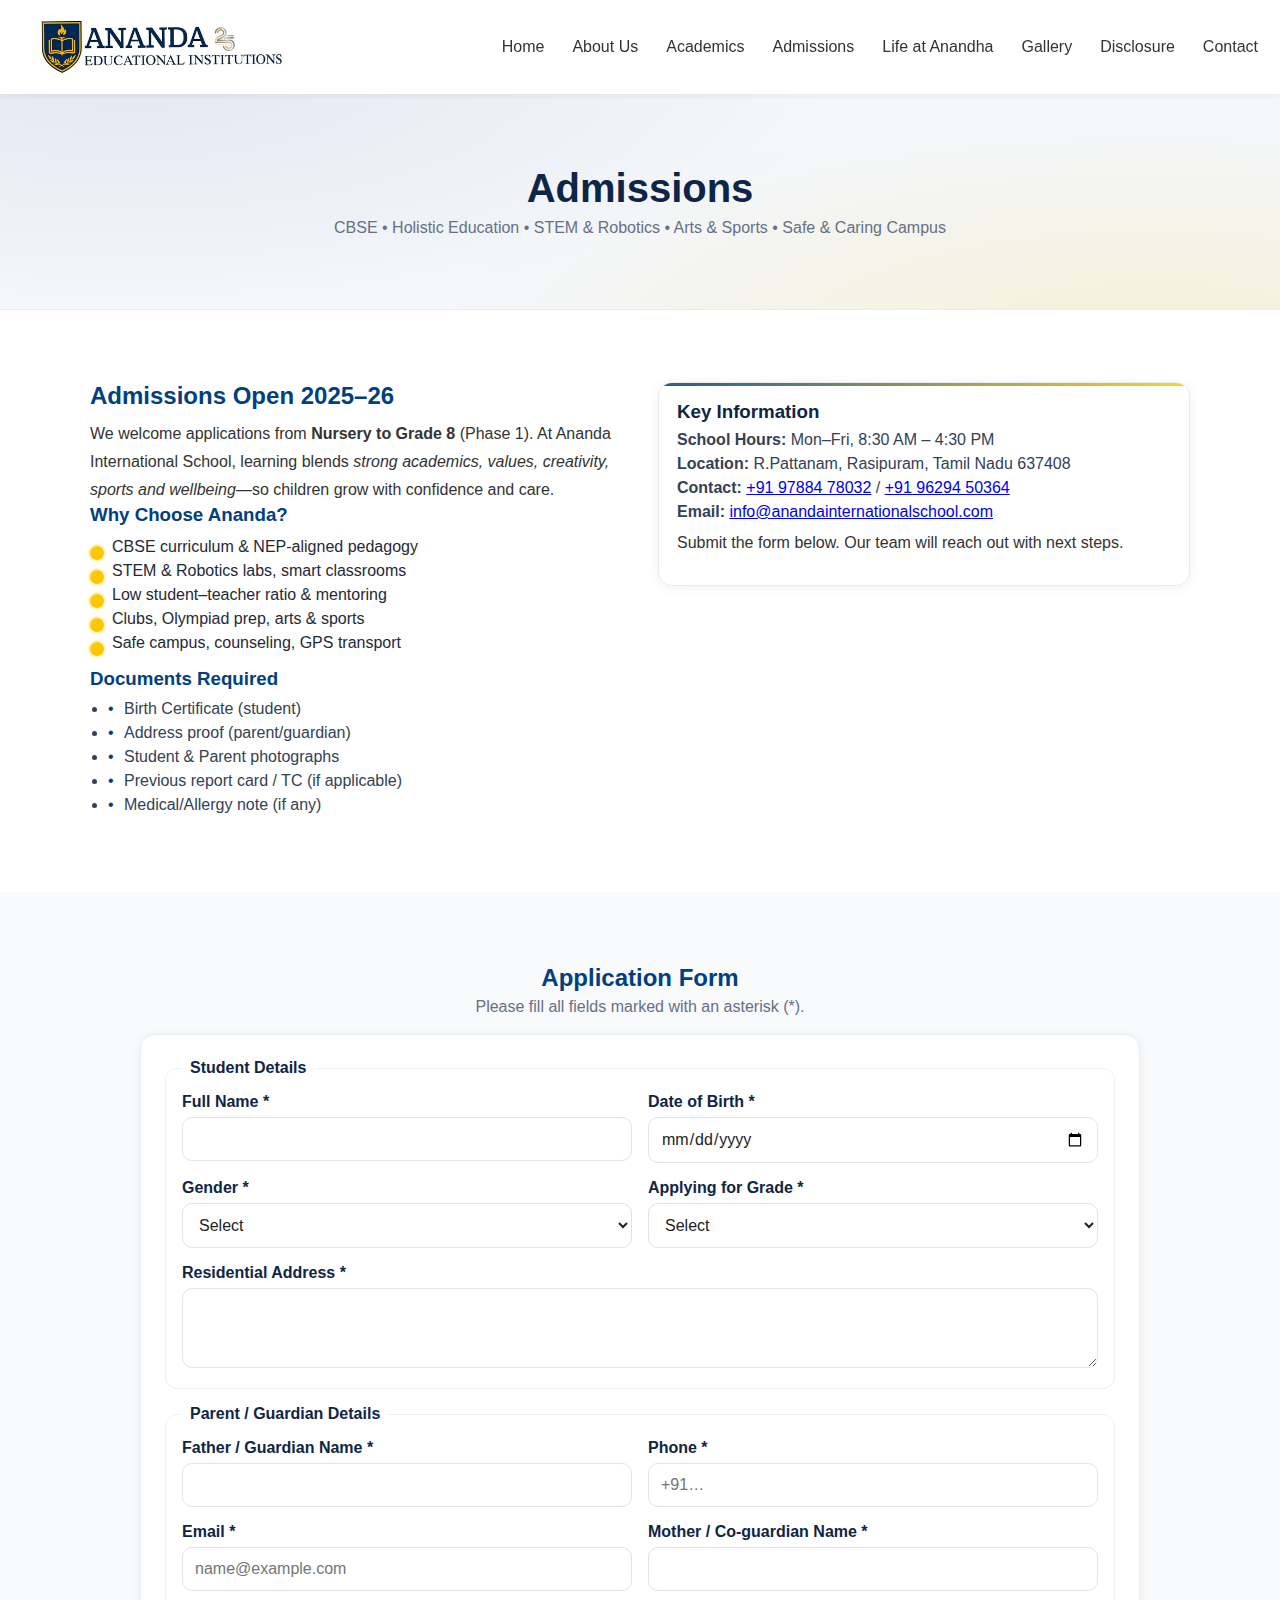
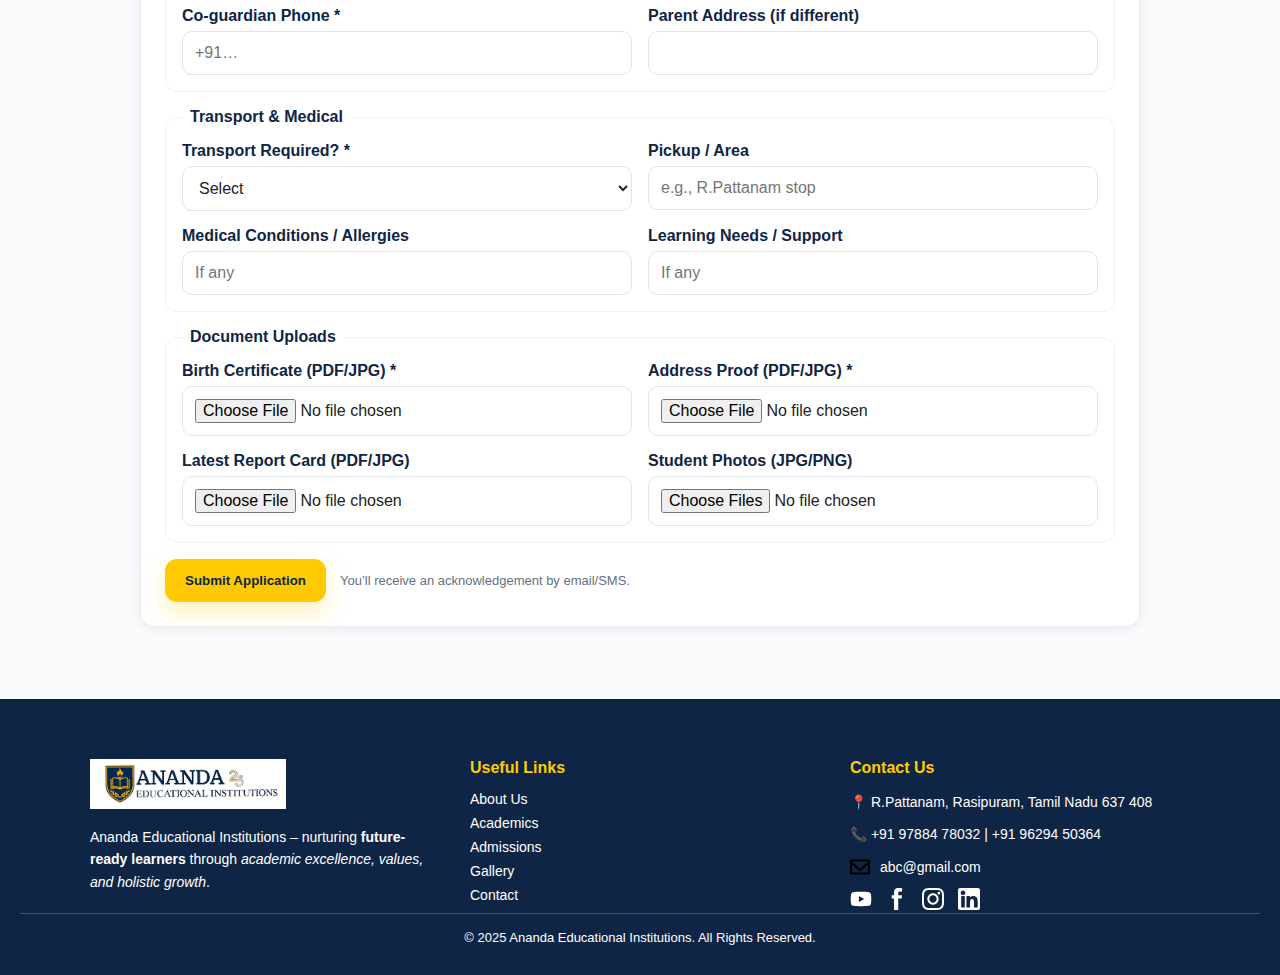
<file: admission.html>
<!DOCTYPE html>
<html lang="en">

<head>
    <meta charset="UTF-8" />
    <meta name="viewport" content="width=device-width, initial-scale=1.0" />
    <title>Ananda Educational Institutions</title>
    <link rel="stylesheet" href="style.css" />
</head>

<body>
    <nav class="navbar">
        <div class="logo">
            <a href="index.html"><img src="assets/logo/Anadha school Logo.jpg"
                    alt="Ananda Educational Institutions Logo" /></a>
        </div>

        <!-- Hamburger -->
        <button class="menu-toggle" id="menuToggle" aria-label="Open Menu" aria-expanded="false"
            aria-controls="navLinks">
            &#9776;
        </button>

        <!-- Drawer (UL) -->
        <ul class="nav-links" id="navLinks" role="navigation" aria-label="Main">
            <!-- Sidebar logo (visible when drawer opens on mobile) -->
            <li class="sidebar-logo">
                <img src="assets/logo/Anadha school Logo.jpg" alt="Ananda Educational Institutions Logo" />
            </li>

       <li><a href="index.html">Home</a></li>
            <li><a href="about.html">About Us</a></li>
            <li><a href="academics.html">Academics</a></li>
            <li><a href="admission.html">Admissions</a></li>
            <li><a href="life.html">Life at Anandha</a></li>
            <li><a href="gallery.html">Gallery</a></li>
            <li><a href="#">Disclosure</a></li>
            <li><a href="contact.html">Contact</a></li>
        </ul>
    </nav>
    <!-- Overlay for drawer -->
    <div class="overlay" id="overlay" aria-hidden="true"></div>
<main id="main">

  <!-- Page Hero -->
  <section class="ad-hero">
    <div class="container">
      <h1>Admissions</h1>
      <p class="kicker">CBSE • Holistic Education • STEM & Robotics • Arts & Sports • Safe & Caring Campus</p>
    </div>
  </section>

  <!-- Content -->
  <section class="ad-content">
    <div class="container two-col">
      <div>
        <h2>Admissions Open 2025–26</h2>
        <p>
          We welcome applications from <strong>Nursery to Grade 8</strong> (Phase 1). At Ananda International School,
          learning blends <em>strong academics, values, creativity, sports and wellbeing</em>—so children grow with
          confidence and care.
        </p>

        <h3>Why Choose Ananda?</h3>
        <ul class="ticks">
          <li>CBSE curriculum & NEP-aligned pedagogy</li>
          <li>STEM & Robotics labs, smart classrooms</li>
          <li>Low student–teacher ratio & mentoring</li>
          <li>Clubs, Olympiad prep, arts & sports</li>
          <li>Safe campus, counseling, GPS transport</li>
        </ul>

        <h3>Documents Required</h3>
        <ul class="dot-list">
          <li>Birth Certificate (student)</li>
          <li>Address proof (parent/guardian)</li>
          <li>Student & Parent photographs</li>
          <li>Previous report card / TC (if applicable)</li>
          <li>Medical/Allergy note (if any)</li>
        </ul>
      </div>

      <aside class="ad-info card">
        <h3>Key Information</h3>
        <ul class="info-list">
          <li><strong>School Hours:</strong> Mon–Fri, 8:30 AM – 4:30 PM</li>
          <li><strong>Location:</strong> R.Pattanam, Rasipuram, Tamil Nadu 637408</li>
          <li><strong>Contact:</strong> <a href="tel:+919788478032">+91 97884 78032</a> / <a href="tel:+919629450364">+91 96294 50364</a></li>
          <li><strong>Email:</strong> <a href="mailto:info@anandainternationalschool.com">info@anandainternationalschool.com</a></li>
        </ul>
        <p class="muted">Submit the form below. Our team will reach out with next steps.</p>
      </aside>
    </div>
  </section>

  <!-- Admission Form -->
  <section class="ad-form">
    <div class="container">
      <h2>Application Form</h2>
      <p class="sub">Please fill all fields marked with an asterisk (*).</p>

      <form action="#" method="post" enctype="multipart/form-data" class="admission-form">

        <!-- Student Details -->
        <fieldset>
          <legend>Student Details</legend>
          <div class="form-grid">
            <div class="form-field">
              <label for="studentName">Full Name *</label>
              <input type="text" id="studentName" name="studentName" required>
            </div>
            <div class="form-field">
              <label for="dob">Date of Birth *</label>
              <input type="date" id="dob" name="dob" required>
            </div>
            <div class="form-field">
              <label for="gender">Gender *</label>
              <select id="gender" name="gender" required>
                <option value="">Select</option>
                <option>Female</option>
                <option>Male</option>
                <option>Non-binary / Prefer not to say</option>
              </select>
            </div>
            <div class="form-field">
              <label for="grade">Applying for Grade *</label>
              <select id="grade" name="grade" required>
                <option value="">Select</option>
                <option>Nursery</option><option>LKG</option><option>UKG</option>
                <option>Grade 1</option><option>Grade 2</option><option>Grade 3</option>
                <option>Grade 4</option><option>Grade 5</option><option>Grade 6</option>
                <option>Grade 7</option><option>Grade 8</option>
              </select>
            </div>
            <div class="form-field form-field--full">
              <label for="studentAddress">Residential Address *</label>
              <textarea id="studentAddress" name="studentAddress" rows="3" required></textarea>
            </div>
          </div>
        </fieldset>

        <!-- Parent / Guardian -->
        <fieldset>
          <legend>Parent / Guardian Details</legend>
          <div class="form-grid">
            <div class="form-field">
              <label for="fatherName">Father / Guardian Name *</label>
              <input type="text" id="fatherName" name="fatherName" required>
            </div>
            <div class="form-field">
              <label for="fatherPhone">Phone *</label>
              <input type="tel" id="fatherPhone" name="fatherPhone" required placeholder="+91…">
            </div>
            <div class="form-field">
              <label for="fatherEmail">Email *</label>
              <input type="email" id="fatherEmail" name="fatherEmail" required placeholder="name@example.com">
            </div>
            <div class="form-field">
              <label for="motherName">Mother / Co-guardian Name *</label>
              <input type="text" id="motherName" name="motherName" required>
            </div>
            <div class="form-field">
              <label for="motherPhone">Co-guardian Phone *</label>
              <input type="tel" id="motherPhone" name="motherPhone" required placeholder="+91…">
            </div>
            <div class="form-field">
              <label for="parentAddress">Parent Address (if different)</label>
              <input type="text" id="parentAddress" name="parentAddress">
            </div>
          </div>
        </fieldset>

        <!-- Transport & Medical -->
        <fieldset>
          <legend>Transport & Medical</legend>
          <div class="form-grid">
            <div class="form-field">
              <label for="transport">Transport Required? *</label>
              <select id="transport" name="transport" required>
                <option value="">Select</option>
                <option>Yes – School Bus</option>
                <option>No – Self Drop/Pick</option>
              </select>
            </div>
            <div class="form-field">
              <label for="pickupLocation">Pickup / Area</label>
              <input type="text" id="pickupLocation" name="pickupLocation" placeholder="e.g., R.Pattanam stop">
            </div>
            <div class="form-field">
              <label for="medical">Medical Conditions / Allergies</label>
              <input type="text" id="medical" name="medical" placeholder="If any">
            </div>
            <div class="form-field">
              <label for="specialNeeds">Learning Needs / Support</label>
              <input type="text" id="specialNeeds" name="specialNeeds" placeholder="If any">
            </div>
          </div>
        </fieldset>

        <!-- Uploads -->
        <fieldset>
          <legend>Document Uploads</legend>
          <div class="form-grid">
            <div class="form-field">
              <label for="birthCert">Birth Certificate (PDF/JPG) *</label>
              <input type="file" id="birthCert" name="birthCert" accept=".pdf,.jpg,.jpeg,.png" required>
            </div>
            <div class="form-field">
              <label for="addressProof">Address Proof (PDF/JPG) *</label>
              <input type="file" id="addressProof" name="addressProof" accept=".pdf,.jpg,.jpeg,.png" required>
            </div>
            <div class="form-field">
              <label for="reportCard">Latest Report Card (PDF/JPG)</label>
              <input type="file" id="reportCard" name="reportCard" accept=".pdf,.jpg,.jpeg,.png">
            </div>
            <div class="form-field">
              <label for="photos">Student Photos (JPG/PNG)</label>
              <input type="file" id="photos" name="photos" accept=".jpg,.jpeg,.png" multiple>
            </div>
          </div>
        </fieldset>

        <!-- Declarations
        <fieldset>
          <legend>Declarations</legend>
          <label class="check">
            <input type="checkbox" required>
            I confirm the information provided is true and I agree to the school’s <a href="#">Admission & Fee Policy</a>. *
          </label>
          <label class="check">
            <input type="checkbox" required>
            I consent to processing the applicant’s personal data for admission purposes. *
          </label>
        </fieldset> -->

        <!-- Submit -->
        <div class="form-actions">
          <button type="submit" class="btn btn--primary">Submit Application</button>
          <p class="privacy-note">You’ll receive an acknowledgement by email/SMS.</p>
        </div>
      </form>
    </div>
  </section>

</main>


    
    <!-- Footer -->
  <footer class="footer">
    <div class="container footer-grid">

      <!-- Column 1: Logo -->
      <div class="footer-col">
        <img src="assets/logo/Anadha school Logo.jpg" alt="Ananda Educational Institutions Logo" class="footer-logo">
        <p>
          Ananda Educational Institutions – nurturing <strong>future-ready learners</strong> through
          <em>academic excellence, values, and holistic growth</em>.
        </p>
      </div>

      <!-- Column 2: Useful Links -->
      <div class="footer-col">
        <h4>Useful Links</h4>
        <ul>
          <li><a href="about.html">About Us</a></li>
          <li><a href="academics.html">Academics</a></li>
          <li><a href="admissions.html">Admissions</a></li>
          <li><a href="gallery.html">Gallery</a></li>
          <li><a href="contact.html">Contact</a></li>
        </ul>
      </div>

      <!-- Column 3: Contact -->
      <div class="footer-col">
        <h4>Contact Us</h4>
        <p>📍 R.Pattanam, Rasipuram, Tamil Nadu 637 408</p>
        <p>📞 <a href="tel:+919788478032">+91 97884 78032</a> | <a href="tel:+919629450364">+91 96294 50364</a></p>
        <p class="contact-item">
          <img src="assets/icons/mail.svg" alt="Email" class="contact-icon"><a href="#">abc@gmail.com</a>
        </p> 
        <div class="socials">
          <a href="https://youtube.com/@anandavidyalayaeducationalinst?si=ozFYVKlZiv9ln0UU"><img src="assets/icons/youtube.svg" alt="youtube"></a>
          <a href="https://www.facebook.com/people/Ananda-Educational-Institutions/61564529486074/#"><img src="assets/icons/facebook.svg" alt="Facebook"></a>
          <a href="https://www.instagram.com/ananda_institutions?utm_source=ig_web_button_share_sheet&igsh=ZDNlZDc0MzIxNw=="><img src="assets/icons/instagram.svg" alt="Instagram"></a>
          <a href="#"><img src="assets/icons/linkedin.svg" alt="LinkedIn"></a>
        </div>
      </div>

    </div>
    <div class="footer-bottom">
      <p>© 2025 Ananda Educational Institutions. All Rights Reserved.</p>
    </div>
  </footer>


    <script src="script.js"></script>
</body>

</html>
</file>
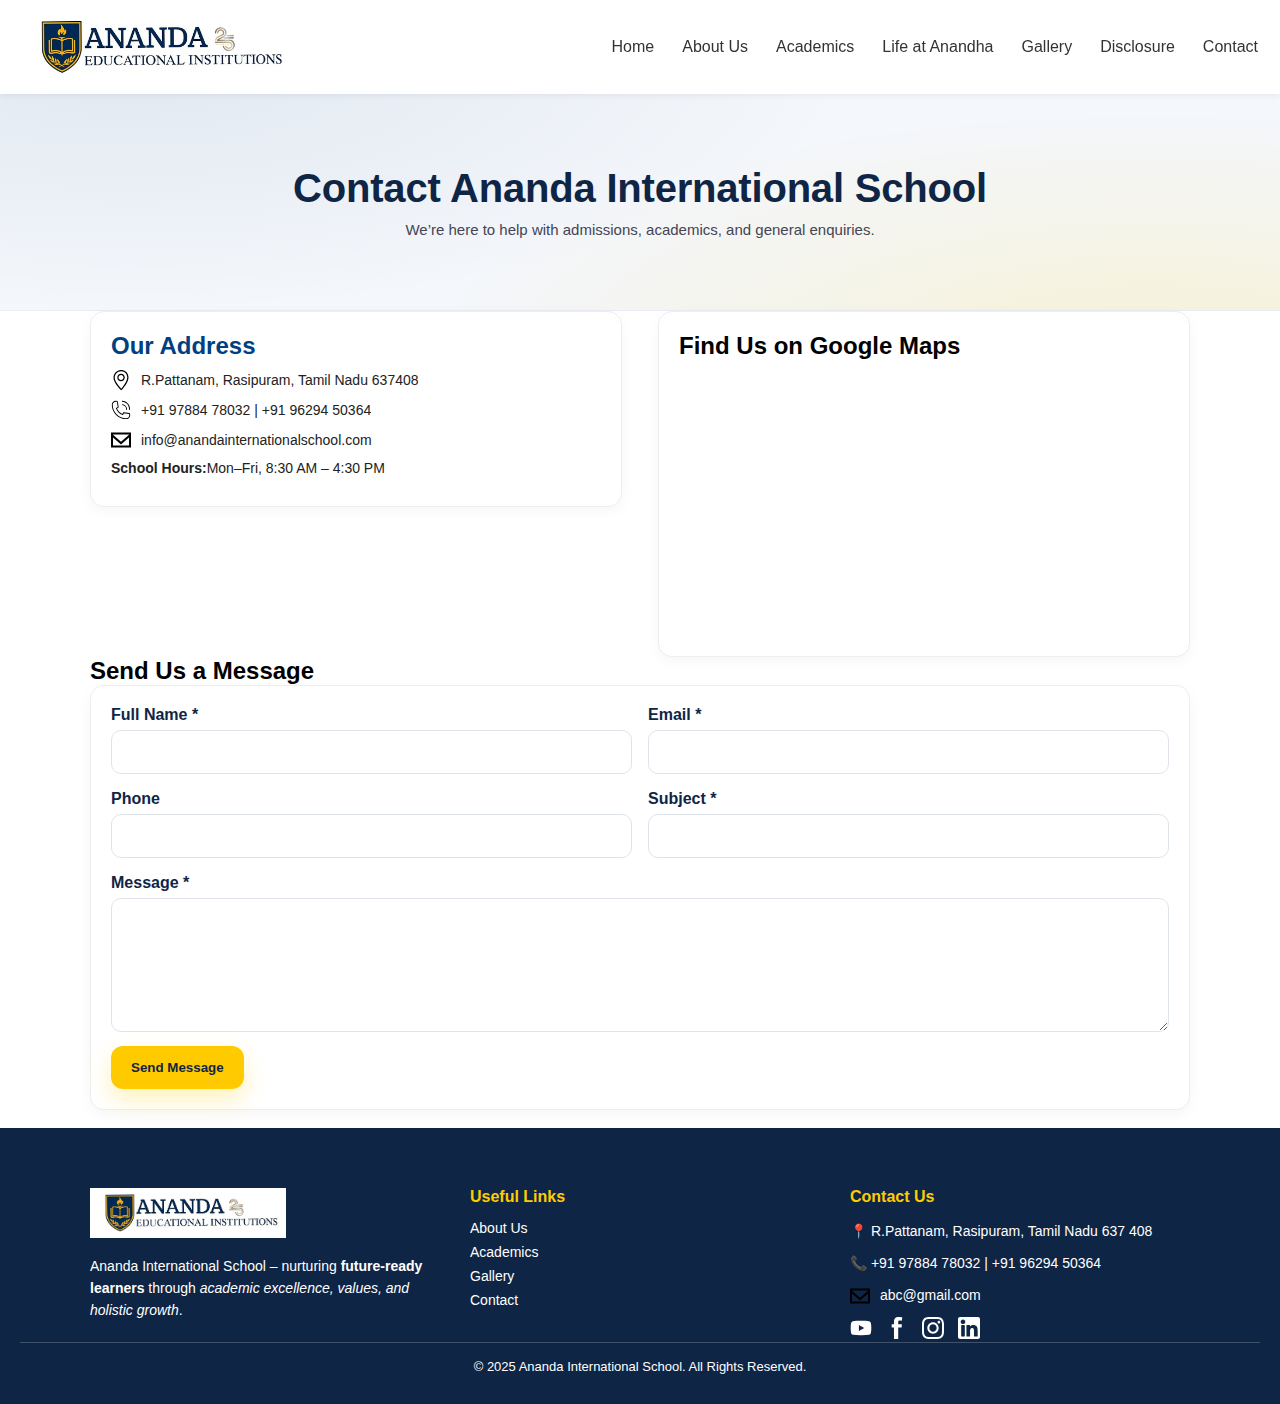
<file: contact.html>
<!DOCTYPE html>
<html lang="en">

<head>
    <meta charset="UTF-8" />
    <meta name="viewport" content="width=device-width, initial-scale=1.0" />
    <title>Ananda International School</title>
    <link rel="stylesheet" href="style.css" />
</head>

<body>
    <nav class="navbar">
        <div class="logo">
            <a href="index.html"><img src="assets/logo/Anadha school Logo.jpg"
                    alt="Ananda International School Logo" /></a>
        </div>

        <!-- Hamburger -->
        <button class="menu-toggle" id="menuToggle" aria-label="Open Menu" aria-expanded="false"
            aria-controls="navLinks">
            &#9776;
        </button>

        <!-- Drawer (UL) -->
        <ul class="nav-links" id="navLinks" role="navigation" aria-label="Main">
            <!-- Sidebar logo (visible when drawer opens on mobile) -->
            <li class="sidebar-logo">
                <img src="assets/logo/Anadha school Logo.jpg" alt="Ananda International School Logo" />
            </li>

            <li><a href="index.html">Home</a></li>
            <li><a href="about.html">About Us</a></li>
            <li><a href="#">Academics</a></li>
            <li><a href="#">Life at Anandha</a></li>
            <li><a href="#">Gallery</a></li>
            <li><a href="#">Disclosure</a></li>
            <li><a href="contact.html">Contact</a></li>
        </ul>
    </nav>
    <!-- Overlay for drawer -->
    <div class="overlay" id="overlay" aria-hidden="true"></div>


    <main id="main">

        <!-- Page title -->
        <section class="page-hero">
            <div class="container">
                <h1>Contact Ananda International School</h1>
                <p class="kicker">We’re here to help with admissions, academics, and general enquiries.</p>
            </div>
        </section>

        <!-- Address + Map side by side -->
        <section class="contact-info-map">
            <div class="container two-col">
                <!-- Address -->
                <div class="info-card">
                    <h2>Our Address</h2>
                    <p class="contact-item">
                        <img src="assets/icons/location.svg" alt="Location" class="contact-icon">
                        R.Pattanam, Rasipuram, Tamil Nadu 637408
                    </p>
                    <p class="contact-item">
                        <img src="assets/icons/phone.svg" alt="Phone" class="contact-icon">
                        <a href="tel:+919788478032">+91 97884 78032 </a> &nbsp;|&nbsp; <a href="tel:+919629450364"> +91
                            96294 50364</a>
                    </p>
                    <p class="contact-item">
                        <img src="assets/icons/mail.svg" alt="Email" class="contact-icon">
                        <a href="mailto:info@anandainternationalschool.com">info@anandainternationalschool.com</a>
                    </p>
                    <p class="contact-item">
                        <strong>School Hours:</strong> Mon–Fri, 8:30 AM – 4:30 PM
                    </p>
                </div>

                <!-- Map -->
                <div class="map-card">
                    <h2>Find Us on Google Maps</h2>
                    <div class="map-embed">
                        <iframe title="Ananda International School Location" loading="lazy"
                            src="
                            https://www.google.com/maps/embed?pb=!1m18!1m12!1m3!1d4057.884042105539!2d78.21114879999999!3d11.463169599999999!2m3!1f0!2f0!3f0!3m2!1i1024!2i768!4f13.1!3m3!1m2!1s0x3babc17e7f9511d3%3A0x1a61a049b277661a![base64]!5e1!3m2!1sen!2suk!4v1757176509723!5m2!1sen!2suk">
                        </iframe>
                    </div>
                </div>
            </div>
        </section>

        <!-- Contact Form in middle -->
        <section class="contact-form-section">
            <div class="container">
                <h2>Send Us a Message</h2>
                <form id="contactForm" action="#" method="post" class="contact-form">
                    <div class="form-grid">
                        <div class="form-field">
                            <label for="name">Full Name *</label>
                            <input type="text" id="name" name="name" required>
                        </div>
                        <div class="form-field">
                            <label for="email">Email *</label>
                            <input type="email" id="email" name="email" required>
                        </div>
                        <div class="form-field">
                            <label for="phone">Phone</label>
                            <input type="tel" id="phone" name="phone">
                        </div>
                        <div class="form-field">
                            <label for="subject">Subject *</label>
                            <input type="text" id="subject" name="subject" required>
                        </div>
                        <div class="form-field form-field--full">
                            <label for="message">Message *</label>
                            <textarea id="message" name="message" rows="6" required></textarea>
                        </div>
                    </div>
                    <div class="form-actions">
                        <button type="submit" class="btn btn--primary">Send Message</button>
                    </div>
                </form>
            </div>
        </section>

    </main>
<br>

    <footer class="footer">
        <div class="container footer-grid">

            <!-- Column 1: Logo -->
            <div class="footer-col">
                <img src="assets/logo/Anadha school Logo.jpg" alt="Ananda International School Logo"
                    class="footer-logo">
                <p>
                    Ananda International School – nurturing <strong>future-ready learners</strong> through
                    <em>academic excellence, values, and holistic growth</em>.
                </p>
            </div>

            <!-- Column 2: Useful Links -->
            <div class="footer-col">
                <h4>Useful Links</h4>
                <ul>
                    <li><a href="about.html">About Us</a></li>
                    <li><a href="academics.html">Academics</a></li>
                    <li><a href="gallery.html">Gallery</a></li>
                    <li><a href="contact.html">Contact</a></li>
                </ul>
            </div>

            <!-- Column 3: Contact -->
            <div class="footer-col">
                <h4>Contact Us</h4>
                <p>📍 R.Pattanam, Rasipuram, Tamil Nadu 637 408</p>
                <p>📞 <a href="tel:+919788478032">+91 97884 78032</a> | <a href="tel:+919629450364">+91 96294 50364</a>
                </p>
                <p class="contact-item">
                    <img src="assets/icons/mail.svg" alt="Email" class="contact-icon"><a href="#">abc@gmail.com</a>
                </p>
                <div class="socials">
                    <a href="https://youtube.com/@anandavidyalayaeducationalinst?si=ozFYVKlZiv9ln0UU"><img
                            src="assets/icons/youtube.svg" alt="youtube"></a>
                    <a href="https://www.facebook.com/people/Ananda-Educational-Institutions/61564529486074/#"><img
                            src="assets/icons/facebook.svg" alt="Facebook"></a>
                    <a
                        href="https://www.instagram.com/ananda_institutions?utm_source=ig_web_button_share_sheet&igsh=ZDNlZDc0MzIxNw=="><img
                            src="assets/icons/instagram.svg" alt="Instagram"></a>
                    <a href="#"><img src="assets/icons/linkedin.svg" alt="LinkedIn"></a>
                </div>
            </div>

        </div>
        <div class="footer-bottom">
            <p>© 2025 Ananda International School. All Rights Reserved.</p>
        </div>
    </footer>


    <script src="script.js"></script>
</body>

</html>
</file>
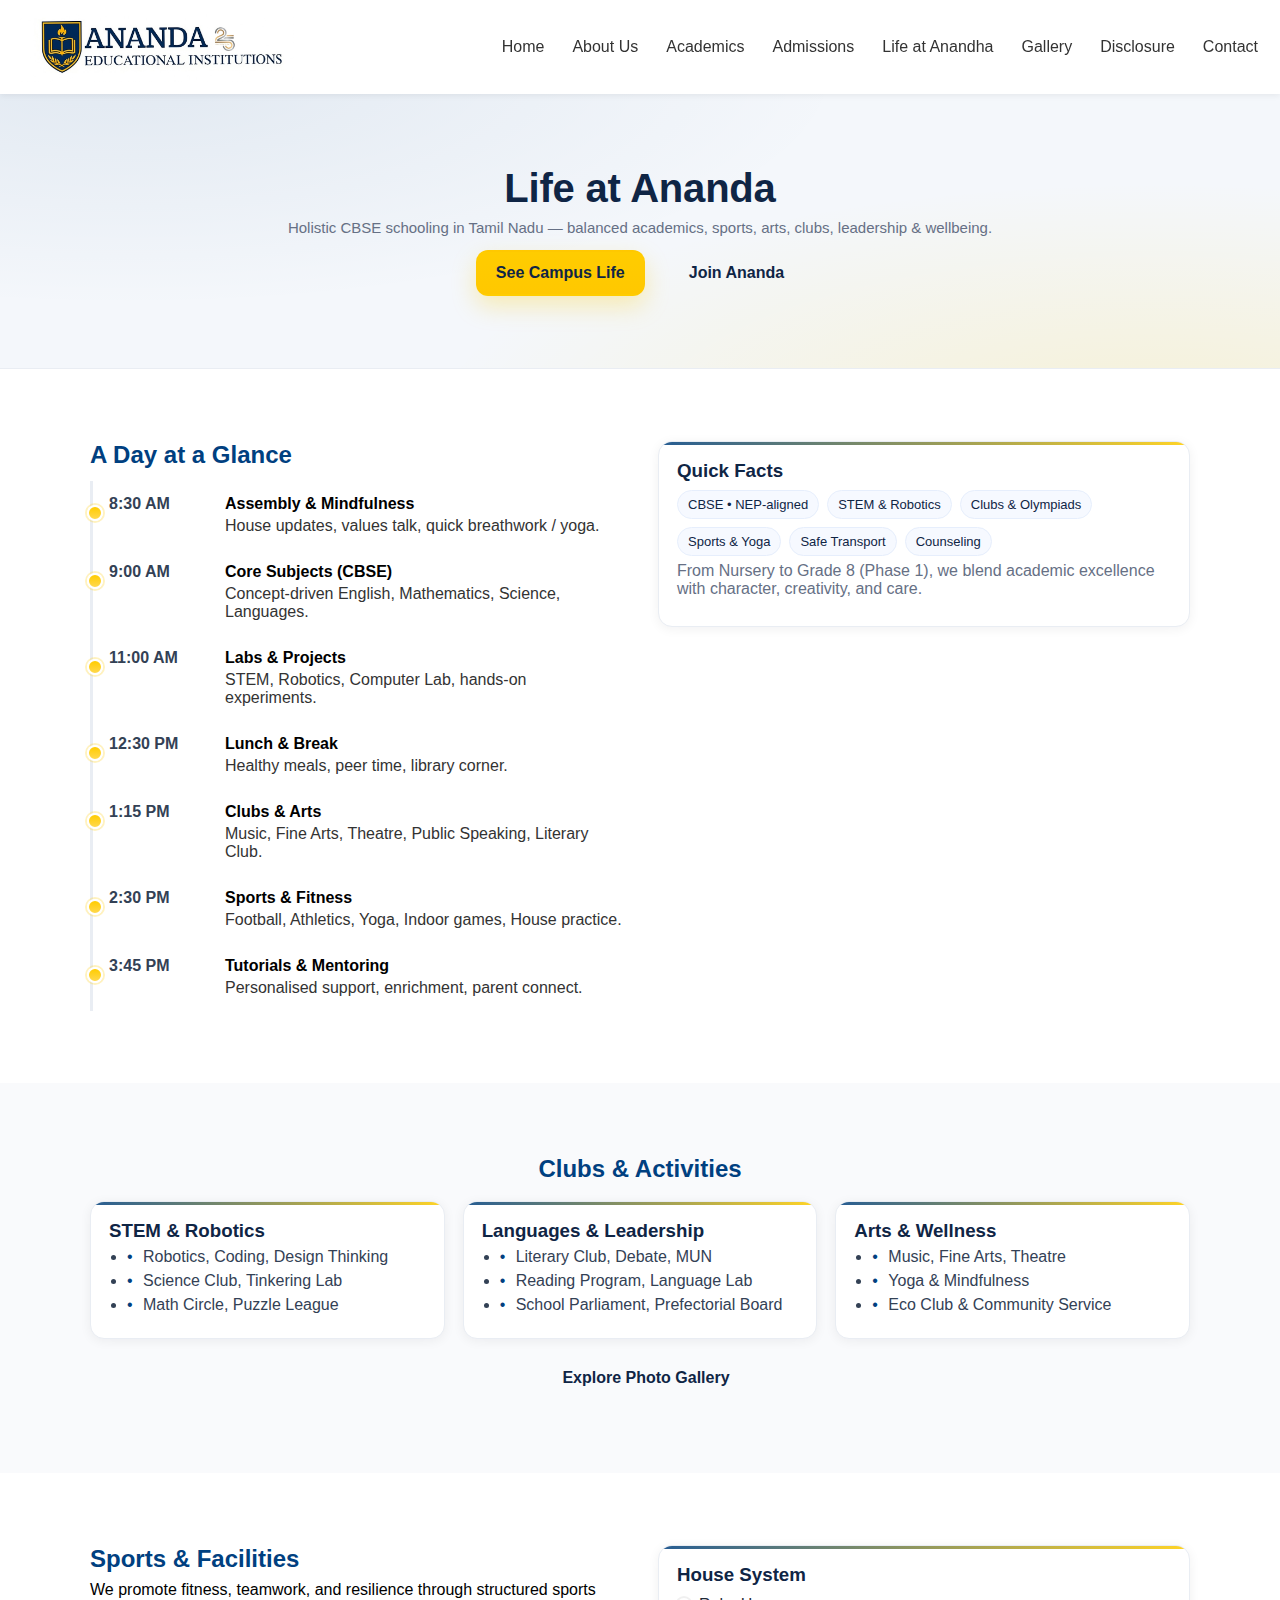
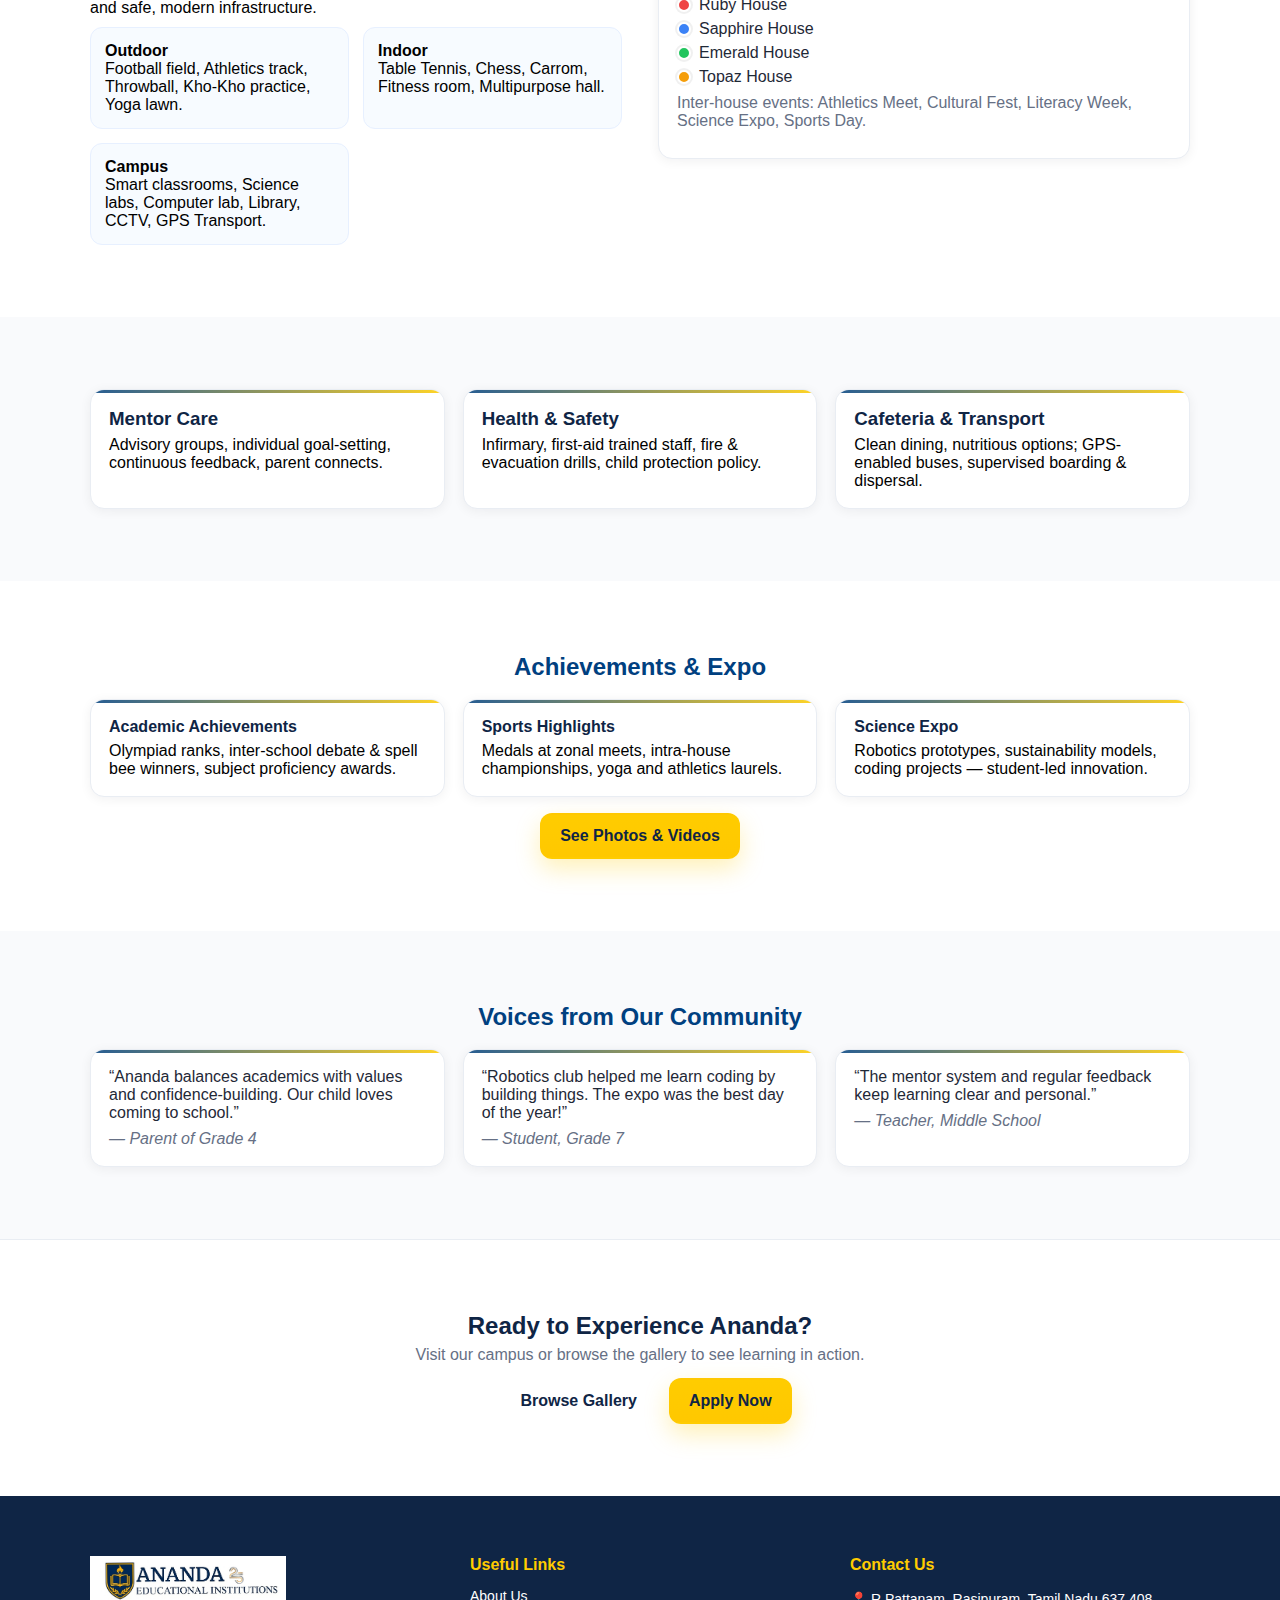
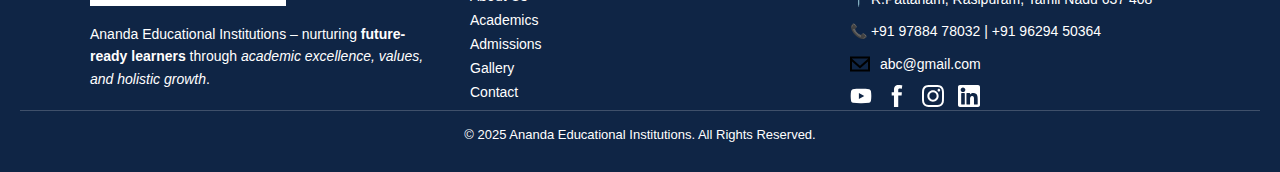
<file: life.html>
<!DOCTYPE html>
<html lang="en">

<head>
    <meta charset="UTF-8" />
    <meta name="viewport" content="width=device-width, initial-scale=1.0" />
    <title>Ananda Educational Institutions</title>
    <link rel="stylesheet" href="style.css" />
</head>

<body>
    <nav class="navbar">
        <div class="logo">
            <a href="index.html"><img src="assets/logo/Anadha school Logo.jpg"
                    alt="Ananda Educational Institutions Logo" /></a>
        </div>

        <!-- Hamburger -->
        <button class="menu-toggle" id="menuToggle" aria-label="Open Menu" aria-expanded="false"
            aria-controls="navLinks">
            &#9776;
        </button>

        <!-- Drawer (UL) -->
        <ul class="nav-links" id="navLinks" role="navigation" aria-label="Main">
            <!-- Sidebar logo (visible when drawer opens on mobile) -->
            <li class="sidebar-logo">
                <img src="assets/logo/Anadha school Logo.jpg" alt="Ananda Educational Institutions Logo" />
            </li>

        <li><a href="index.html">Home</a></li>
            <li><a href="about.html">About Us</a></li>
            <li><a href="academics.html">Academics</a></li>
            <li><a href="admission.html">Admissions</a></li>
            <li><a href="life.html">Life at Anandha</a></li>
            <li><a href="gallery.html">Gallery</a></li>
            <li><a href="#">Disclosure</a></li>
            <li><a href="contact.html">Contact</a></li>
        </ul>
    </nav>
    <!-- Overlay for drawer -->
    <div class="overlay" id="overlay" aria-hidden="true"></div>


    <main id="main">

        <!-- Page Hero -->
        <section class="page-hero life-hero">
            <div class="container">
                <h1>Life at Ananda</h1>
                <p class="kicker">Holistic CBSE schooling in Tamil Nadu — balanced academics, sports, arts, clubs,
                    leadership & wellbeing.</p>
                <div class="hero-cta">
                    <a href="gallery.html" class="btn btn--primary">See Campus Life</a>
                    <a href="admissions.html" class="btn btn--ghost">Join Ananda</a>
                </div>
            </div>
        </section>

        <!-- A Day at a Glance -->
        <section class="life-day">
            <div class="container two-col">
                <div>
                    <h2>A Day at a Glance</h2>
                    <ul class="timeline">
                        <li>
                            <time>8:30 AM</time>
                            <div><strong>Assembly & Mindfulness</strong>
                                <p>House updates, values talk, quick breathwork / yoga.</p>
                            </div>
                        </li>
                        <li>
                            <time>9:00 AM</time>
                            <div><strong>Core Subjects (CBSE)</strong>
                                <p>Concept-driven English, Mathematics, Science, Languages.</p>
                            </div>
                        </li>
                        <li>
                            <time>11:00 AM</time>
                            <div><strong>Labs & Projects</strong>
                                <p>STEM, Robotics, Computer Lab, hands-on experiments.</p>
                            </div>
                        </li>
                        <li>
                            <time>12:30 PM</time>
                            <div><strong>Lunch & Break</strong>
                                <p>Healthy meals, peer time, library corner.</p>
                            </div>
                        </li>
                        <li>
                            <time>1:15 PM</time>
                            <div><strong>Clubs & Arts</strong>
                                <p>Music, Fine Arts, Theatre, Public Speaking, Literary Club.</p>
                            </div>
                        </li>
                        <li>
                            <time>2:30 PM</time>
                            <div><strong>Sports & Fitness</strong>
                                <p>Football, Athletics, Yoga, Indoor games, House practice.</p>
                            </div>
                        </li>
                        <li>
                            <time>3:45 PM</time>
                            <div><strong>Tutorials & Mentoring</strong>
                                <p>Personalised support, enrichment, parent connect.</p>
                            </div>
                        </li>
                    </ul>
                </div>

                <aside class="life-facts card">
                    <h3>Quick Facts</h3>
                    <ul class="chip-list">
                        <li>CBSE • NEP-aligned</li>
                        <li>STEM & Robotics</li>
                        <li>Clubs & Olympiads</li>
                        <li>Sports & Yoga</li>
                        <li>Safe Transport</li>
                        <li>Counseling</li>
                    </ul>
                    <p class="muted">From Nursery to Grade 8 (Phase 1), we blend academic excellence with character,
                        creativity, and care.</p>
                </aside>
            </div>
        </section>

        <!-- Clubs & Activities -->
        <section class="life-clubs">
            <div class="container">
                <h2>Clubs & Activities</h2>
                <div class="card-grid-3">
                    <article class="card">
                        <h3>STEM & Robotics</h3>
                        <ul class="dot-list">
                            <li>Robotics, Coding, Design Thinking</li>
                            <li>Science Club, Tinkering Lab</li>
                            <li>Math Circle, Puzzle League</li>
                        </ul>
                    </article>
                    <article class="card">
                        <h3>Languages & Leadership</h3>
                        <ul class="dot-list">
                            <li>Literary Club, Debate, MUN</li>
                            <li>Reading Program, Language Lab</li>
                            <li>School Parliament, Prefectorial Board</li>
                        </ul>
                    </article>
                    <article class="card">
                        <h3>Arts & Wellness</h3>
                        <ul class="dot-list">
                            <li>Music, Fine Arts, Theatre</li>
                            <li>Yoga & Mindfulness</li>
                            <li>Eco Club & Community Service</li>
                        </ul>
                    </article>
                </div>
                <div class="center" style="margin-top:16px;">
                    <a href="gallery.html" class="btn btn--ghost">Explore Photo Gallery</a>
                </div>
            </div>
        </section>

        <!-- Sports & Facilities -->
        <section class="life-sports">
            <div class="container two-col">
                <div>
                    <h2>Sports & Facilities</h2>
                    <p>We promote fitness, teamwork, and resilience through structured sports and safe, modern
                        infrastructure.</p>
                    <div class="feature-grid">
                        <div class="feature">
                            <strong>Outdoor</strong>
                            <p>Football field, Athletics track, Throwball, Kho-Kho practice, Yoga lawn.</p>
                        </div>
                        <div class="feature">
                            <strong>Indoor</strong>
                            <p>Table Tennis, Chess, Carrom, Fitness room, Multipurpose hall.</p>
                        </div>
                        <div class="feature">
                            <strong>Campus</strong>
                            <p>Smart classrooms, Science labs, Computer lab, Library, CCTV, GPS Transport.</p>
                        </div>
                    </div>
                </div>
                <aside class="badge-board card">
                    <h3>House System</h3>
                    <ul class="house-list">
                        <li><span class="house-chip house-red"></span> Ruby House</li>
                        <li><span class="house-chip house-blue"></span> Sapphire House</li>
                        <li><span class="house-chip house-green"></span> Emerald House</li>
                        <li><span class="house-chip house-gold"></span> Topaz House</li>
                    </ul>
                    <p class="muted">Inter-house events: Athletics Meet, Cultural Fest, Literacy Week, Science Expo,
                        Sports Day.</p>
                </aside>
            </div>
        </section>

        <!-- Student Support -->
        <section class="life-support">
            <div class="container card-grid-3">
                <article class="card">
                    <h3>Mentor Care</h3>
                    <p>Advisory groups, individual goal-setting, continuous feedback, parent connects.</p>
                </article>
                <article class="card">
                    <h3>Health & Safety</h3>
                    <p>Infirmary, first-aid trained staff, fire & evacuation drills, child protection policy.</p>
                </article>
                <article class="card">
                    <h3>Cafeteria & Transport</h3>
                    <p>Clean dining, nutritious options; GPS-enabled buses, supervised boarding & dispersal.</p>
                </article>
            </div>
        </section>

        <!-- Achievements & Expo teaser (text-only; photos in Gallery page) -->
        <section class="life-highlights">
            <div class="container">
                <h2>Achievements & Expo</h2>
                <div class="card-grid-3">
                    <article class="card">
                        <h4>Academic Achievements</h4>
                        <p>Olympiad ranks, inter-school debate & spell bee winners, subject proficiency awards.</p>
                    </article>
                    <article class="card">
                        <h4>Sports Highlights</h4>
                        <p>Medals at zonal meets, intra-house championships, yoga and athletics laurels.</p>
                    </article>
                    <article class="card">
                        <h4>Science Expo</h4>
                        <p>Robotics prototypes, sustainability models, coding projects — student-led innovation.</p>
                    </article>
                </div>
                <div class="center" style="margin-top:16px;">
                    <a href="gallery.html" class="btn btn--primary">See Photos & Videos</a>
                </div>
            </div>
        </section>

        <!-- Voices -->
        <section class="life-voices">
            <div class="container">
                <h2>Voices from Our Community</h2>
                <div class="quote-grid">
                    <blockquote class="quote card">
                        <p>“Ananda balances academics with values and confidence-building. Our child loves coming to
                            school.”</p>
                        <cite>— Parent of Grade 4</cite>
                    </blockquote>
                    <blockquote class="quote card">
                        <p>“Robotics club helped me learn coding by building things. The expo was the best day of the
                            year!”</p>
                        <cite>— Student, Grade 7</cite>
                    </blockquote>
                    <blockquote class="quote card">
                        <p>“The mentor system and regular feedback keep learning clear and personal.”</p>
                        <cite>— Teacher, Middle School</cite>
                    </blockquote>
                </div>
            </div>
        </section>

        <!-- CTA -->
        <section class="life-cta">
            <div class="container center">
                <h2>Ready to Experience Ananda?</h2>
                <p class="kicker">Visit our campus or browse the gallery to see learning in action.</p>
                <div class="hero-cta">
                    <a href="gallery.html" class="btn btn--ghost">Browse Gallery</a>
                    <a href="admissions.html" class="btn btn--primary">Apply Now</a>
                </div>
            </div>
        </section>

    </main>

    <!-- Footer -->
    <footer class="footer">
        <div class="container footer-grid">

            <!-- Column 1: Logo -->
            <div class="footer-col">
                <img src="assets/logo/Anadha school Logo.jpg" alt="Ananda Educational Institutions Logo"
                    class="footer-logo">
                <p>
                    Ananda Educational Institutions – nurturing <strong>future-ready learners</strong> through
                    <em>academic excellence, values, and holistic growth</em>.
                </p>
            </div>

            <!-- Column 2: Useful Links -->
            <div class="footer-col">
                <h4>Useful Links</h4>
                <ul>
                    <li><a href="about.html">About Us</a></li>
                    <li><a href="academics.html">Academics</a></li>
                    <li><a href="admissions.html">Admissions</a></li>
                    <li><a href="gallery.html">Gallery</a></li>
                    <li><a href="contact.html">Contact</a></li>
                </ul>
            </div>

            <!-- Column 3: Contact -->
            <div class="footer-col">
                <h4>Contact Us</h4>
                <p>📍 R.Pattanam, Rasipuram, Tamil Nadu 637 408</p>
                <p>📞 <a href="tel:+919788478032">+91 97884 78032</a> | <a href="tel:+919629450364">+91 96294 50364</a>
                </p>
                <p class="contact-item">
                    <img src="assets/icons/mail.svg" alt="Email" class="contact-icon"><a href="#">abc@gmail.com</a>
                </p>
                <div class="socials">
                    <a href="https://youtube.com/@anandavidyalayaeducationalinst?si=ozFYVKlZiv9ln0UU"><img
                            src="assets/icons/youtube.svg" alt="youtube"></a>
                    <a href="https://www.facebook.com/people/Ananda-Educational-Institutions/61564529486074/#"><img
                            src="assets/icons/facebook.svg" alt="Facebook"></a>
                    <a
                        href="https://www.instagram.com/ananda_institutions?utm_source=ig_web_button_share_sheet&igsh=ZDNlZDc0MzIxNw=="><img
                            src="assets/icons/instagram.svg" alt="Instagram"></a>
                    <a href="#"><img src="assets/icons/linkedin.svg" alt="LinkedIn"></a>
                </div>
            </div>

        </div>
        <div class="footer-bottom">
            <p>© 2025 Ananda Educational Institutions. All Rights Reserved.</p>
        </div>
    </footer>


    <script src="script.js"></script>
</body>

</html>
</file>
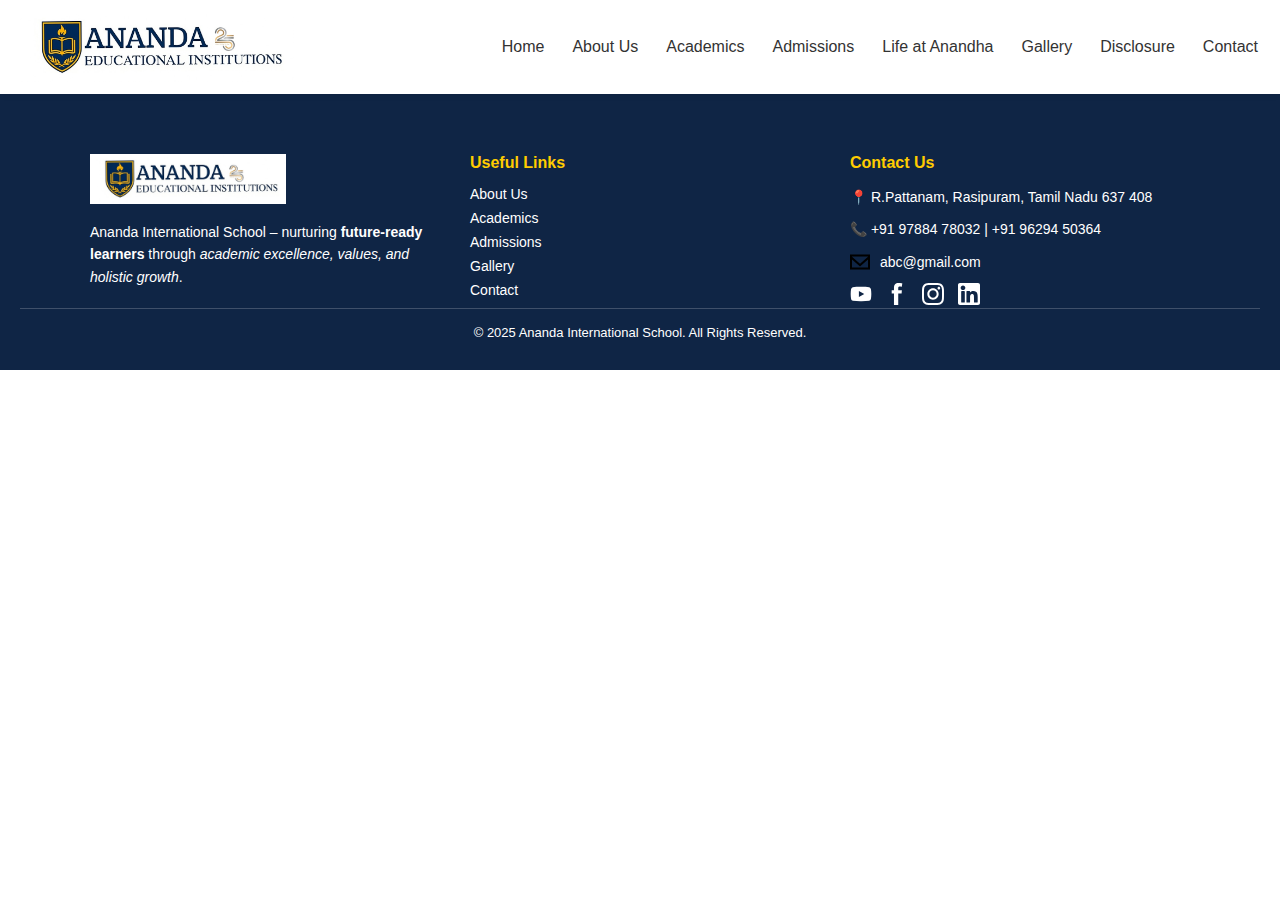
<file: temp.html>
<!DOCTYPE html>
<html lang="en">

<head>
    <meta charset="UTF-8" />
    <meta name="viewport" content="width=device-width, initial-scale=1.0" />
    <title>Ananda International School</title>
    <link rel="stylesheet" href="style.css" />
</head>

<body>
    <nav class="navbar">
        <div class="logo">
            <a href="index.html"><img src="assets/logo/Anadha school Logo.jpg"
                    alt="Ananda International School Logo" /></a>
        </div>

        <!-- Hamburger -->
        <button class="menu-toggle" id="menuToggle" aria-label="Open Menu" aria-expanded="false"
            aria-controls="navLinks">
            &#9776;
        </button>

        <!-- Drawer (UL) -->
        <ul class="nav-links" id="navLinks" role="navigation" aria-label="Main">
            <!-- Sidebar logo (visible when drawer opens on mobile) -->
            <li class="sidebar-logo">
                <img src="assets/logo/Anadha school Logo.jpg" alt="Ananda International School Logo" />
            </li>

            <li><a href="index.html">Home</a></li>
            <li><a href="about.html">About Us</a></li>
            <li><a href="#">Academics</a></li>
            <li><a href="admission.html">Admissions</a></li>
            <li><a href="#">Life at Anandha</a></li>
            <li><a href="#">Gallery</a></li>
            <li><a href="#">Disclosure</a></li>
            <li><a href="contact.html">Contact</a></li>
        </ul>
    </nav>
    <!-- Overlay for drawer -->
    <div class="overlay" id="overlay" aria-hidden="true"></div>


    
    <!-- Footer -->
  <footer class="footer">
    <div class="container footer-grid">

      <!-- Column 1: Logo -->
      <div class="footer-col">
        <img src="assets/logo/Anadha school Logo.jpg" alt="Ananda International School Logo" class="footer-logo">
        <p>
          Ananda International School – nurturing <strong>future-ready learners</strong> through
          <em>academic excellence, values, and holistic growth</em>.
        </p>
      </div>

      <!-- Column 2: Useful Links -->
      <div class="footer-col">
        <h4>Useful Links</h4>
        <ul>
          <li><a href="about.html">About Us</a></li>
          <li><a href="academics.html">Academics</a></li>
          <li><a href="admissions.html">Admissions</a></li>
          <li><a href="gallery.html">Gallery</a></li>
          <li><a href="contact.html">Contact</a></li>
        </ul>
      </div>

      <!-- Column 3: Contact -->
      <div class="footer-col">
        <h4>Contact Us</h4>
        <p>📍 R.Pattanam, Rasipuram, Tamil Nadu 637 408</p>
        <p>📞 <a href="tel:+919788478032">+91 97884 78032</a> | <a href="tel:+919629450364">+91 96294 50364</a></p>
        <p class="contact-item">
          <img src="assets/icons/mail.svg" alt="Email" class="contact-icon"><a href="#">abc@gmail.com</a>
        </p> 
        <div class="socials">
          <a href="https://youtube.com/@anandavidyalayaeducationalinst?si=ozFYVKlZiv9ln0UU"><img src="assets/icons/youtube.svg" alt="youtube"></a>
          <a href="https://www.facebook.com/people/Ananda-Educational-Institutions/61564529486074/#"><img src="assets/icons/facebook.svg" alt="Facebook"></a>
          <a href="https://www.instagram.com/ananda_institutions?utm_source=ig_web_button_share_sheet&igsh=ZDNlZDc0MzIxNw=="><img src="assets/icons/instagram.svg" alt="Instagram"></a>
          <a href="#"><img src="assets/icons/linkedin.svg" alt="LinkedIn"></a>
        </div>
      </div>

    </div>
    <div class="footer-bottom">
      <p>© 2025 Ananda International School. All Rights Reserved.</p>
    </div>
  </footer>


    <script src="script.js"></script>
</body>

</html>
</file>
<file: style.css>
/* Base (desktop) */
* {
  margin: 0;
  padding: 0;
  box-sizing: border-box;
}

body {
  font-family: Arial, sans-serif;
}

.navbar {
  background: #fff;
  color: #333;
  display: flex;
  align-items: center;
  justify-content: space-between;
  padding: 12px 20px;
  position: sticky;
  top: 0;
  z-index: 1000;
  box-shadow: 0 2px 6px rgba(0, 0, 0, 0.06);
}

.logo {
  flex: 0 0 auto;
}

.logo img {
  height: 70px;
  display: block;
}

.menu-toggle {
  display: none;
  font-size: 28px;
  color: #004080;
  background: transparent;
  border: none;
  cursor: pointer;
}

.nav-links {
  list-style: none;
  display: flex;
  gap: 24px;
}

.nav-links li a {
  text-decoration: none;
  color: #333;
  font-weight: 500;
  padding: 8px 2px;
}

.nav-links li a:hover {
  color: #004080;
}

/* Hide sidebar-only logo on desktop */
.sidebar-logo {
  display: none;
}

/* Hero */
.hero {
  position: relative;
  min-height: calc(100vh - 74px);
  /* full viewport minus navbar */
  display: grid;
  place-items: center;
  overflow: clip;
  background: #fff;
}

.hero__bg {
  position: absolute;
  inset: 0;
  background:
    linear-gradient(to right, rgba(0, 64, 128, 0.65), rgba(0, 64, 128, 0.25)),
    url('assets/hero/hero.jpg') center/cover no-repeat;
  filter: saturate(1.05);
  z-index: 0;
}

.hero__content {
  position: relative;
  z-index: 1;
  color: #ffffff;
  text-align: left;
  width: min(1100px, 92%);
  padding: 40px 0;
}

.hero__content h1 {
  font-size: clamp(32px, 5vw, 54px);
  line-height: 1.1;
  font-weight: 800;
  letter-spacing: -0.5px;
  margin-bottom: 14px;
}

.hero__content p {
  font-size: clamp(16px, 2.2vw, 20px);
  line-height: 1.6;
  max-width: 720px;
  margin-bottom: 26px;
  color: #eef4ff;
}

/* Buttons */
.btn {
  display: inline-block;
  padding: 12px 18px;
  border-radius: 10px;
  font-weight: 700;
  text-decoration: none;
  transition: transform .15s ease, box-shadow .15s ease, background .2s ease;
  border: 2px solid transparent;
}

.btn:active {
  transform: translateY(1px);
}

.btn--primary {
  background: #ffcc00;
  /* gold */
  color: #0f2545;
  box-shadow: 0 6px 16px rgba(255, 204, 0, 0.25);
}

.btn--primary:hover {
  box-shadow: 0 8px 20px rgba(255, 204, 0, 0.35);
}

.btn--ghost {
  background: transparent;
  color: #fff;
  border-color: #ffffff;
  margin-left: 12px;
}

.btn--ghost:hover {
  background: rgba(255, 255, 255, 0.12);
}

/* Badges */
.hero__badges {
  display: flex;
  gap: 22px;
  margin-top: 24px;
  flex-wrap: wrap;
}

.badge {
  background: rgba(255, 255, 255, 0.14);
  border: 1px solid rgba(255, 255, 255, 0.25);
  backdrop-filter: blur(4px);
  border-radius: 14px;
  padding: 12px 14px;
  min-width: 150px;
}

.badge__num {
  display: block;
  font-size: 20px;
  font-weight: 800;
  line-height: 1.1;
}

.badge__label {
  display: block;
  font-size: 13px;
  opacity: 0.9;
  margin-top: 4px;
}

/* Strengths Section */
.strengths {
  padding: 80px 20px;
  background: #f9fafc;
  text-align: center;
}

.strengths .section-title {
  font-size: 28px;
  font-weight: 700;
  margin-bottom: 50px;
  color: #004080;
}

.strengths-grid {
  display: grid;
  grid-template-columns: repeat(auto-fit, minmax(280px, 1fr));
  gap: 32px;
}

.strength {
  background: #fff;
  padding: 24px;
  border-radius: 14px;
  box-shadow: 0 4px 14px rgba(0, 0, 0, 0.06);
  text-align: left;
  transition: transform .2s ease, box-shadow .2s ease;
}

.strength:hover {
  transform: translateY(-4px);
  box-shadow: 0 8px 20px rgba(0, 0, 0, 0.1);
}

.strength-icon {
  font-size: 36px;
  margin-bottom: 12px;
}

.strength h3 {
  font-size: 20px;
  font-weight: 700;
  margin-bottom: 12px;
  color: #0f2545;
}

.strength p {
  font-size: 15px;
  line-height: 1.6;
  color: #333;
}

/* About Preview */
.about-preview {
  padding: 60px 20px;
  background: #fff;
}

.about-preview .about-grid {
  display: grid;
  grid-template-columns: 1fr 1fr;
  gap: 40px;
  align-items: center;
}

.about-preview img.rounded {
  border-radius: 12px;
  width: 100%;
  height: auto;
}

.about-preview h2 {
  font-size: 26px;
  margin-bottom: 14px;
  color: #004080;
}

.about-preview p {
  line-height: 1.6;
  margin-bottom: 16px;
}

/* Highlights Preview */
/* Highlights Preview */
.highlights-preview {
  padding: 60px 20px;
  background: #f9fafc;
  text-align: center;
}

.highlights-preview h2 {
  font-size: 26px;
  margin-bottom: 8px;
}

.highlights-preview .sub {
  margin-bottom: 30px;
  color: #555;
}

.highlights-preview .cards {
  display: grid;
  grid-template-columns: repeat(auto-fit, minmax(260px, 1fr));
  gap: 24px;
}

.highlights-preview .card {
  background: #fff;
  padding: 20px;
  border-radius: 14px;
  box-shadow: 0 4px 14px rgba(0, 0, 0, 0.06);
  transition: transform .2s ease, box-shadow .2s ease;
  text-align: left;
}

.highlights-preview .card:hover {
  transform: translateY(-4px);
  box-shadow: 0 8px 20px rgba(0, 0, 0, 0.1);
}

.highlights-preview .card img {
  width: 100%;
  height: 160px;
  object-fit: cover;
  border-radius: 10px;
  margin-bottom: 14px;
}

.highlights-preview .card h4 {
  font-size: 18px;
  margin-bottom: 10px;
  color: #0f2545;
}

.highlights-preview .card p {
  font-size: 14px;
  line-height: 1.6;
  color: #333;
}

/* Admissions */
.admissions {
  padding: 80px 20px;
  background: #f9fafc;
}

.admissions-grid {
  display: grid;
  grid-template-columns: 1fr 1fr;
  gap: 40px;
  align-items: center;
}

.admissions h2 {
  font-size: 28px;
  margin-bottom: 16px;
  color: #004080;
}

.admissions p {
  line-height: 1.6;
  margin-bottom: 18px;
}

.admissions .ticks {
  list-style: none;
  margin-bottom: 20px;
}

.admissions .ticks li {
  margin-bottom: 8px;
  padding-left: 22px;
  position: relative;
}

.admissions .ticks li::before {
  content: "✔";
  position: absolute;
  left: 0;
  color: #ffcc00;
  font-weight: bold;
}

.admissions img.rounded {
  width: 100%;
  border-radius: 12px;
}

/* Footer */
.footer {
  background: #0f2545;
  color: #fff;
  padding: 60px 20px 30px;
  font-size: 14px;
}

.footer-grid {
  display: grid;
  grid-template-columns: repeat(auto-fit, minmax(250px, 1fr));
  gap: 40px;
  margin-bottom: 30px;
}

.footer-col h4 {
  font-size: 16px;
  margin-bottom: 14px;
  color: #ffcc00;
}

.footer-col p {
  margin-bottom: 10px;
  line-height: 1.6;
}

.footer-logo {
  height: 50px;
  margin-bottom: 14px;
}

.footer-col ul {
  list-style: none;
}

.footer-col ul li {
  margin-bottom: 8px;
}

.footer-col ul li a {
  color: #fff;
  text-decoration: none;
  transition: color 0.2s ease;
}

.footer-col ul li a:hover {
  color: #ffcc00;
}

.socials a img {
  width: 22px;
  margin-right: 10px;
  filter: brightness(0) invert(1);
  transition: filter 0.2s ease;
}

.socials a img:hover {
  filter: brightness(1) invert(0);
}

.footer-bottom {
  text-align: center;
  border-top: 1px solid rgba(255, 255, 255, 0.2);
  padding-top: 16px;
  font-size: 13px;
}

/* Footer contact items */
.contact-item {
  display: flex;
  align-items: center;
  margin-bottom: 10px;
  color: #fff;
  font-size: 14px;
}

.contact-icon {
  width: 20px;
  margin-right: 10px;
  filter: brightness(0) invert(1);
  transition: filter 0.2s ease;
}

.contact-item:hover .contact-icon {
  filter: brightness(1) invert(0);
}

/* Schools Section */
.schools-preview {
  padding: 70px 20px;
  background: #f9fafc;
  text-align: center;
}

.schools-preview h2 {
  font-size: 28px;
  margin-bottom: 10px;
  color: #004080;
}

.schools-preview .sub {
  margin-bottom: 40px;
  color: #555;
}

.school-grid {
  display: grid;
  grid-template-columns: repeat(auto-fit, minmax(280px, 1fr));
  gap: 28px;
}

.school-card {
  background: #fff;
  border-radius: 14px;
  box-shadow: 0 4px 14px rgba(0, 0, 0, 0.08);
  overflow: hidden;
  text-align: left;
  display: flex;
  flex-direction: column;
  transition: transform .2s ease, box-shadow .2s ease;
}

.school-card:hover {
  transform: translateY(-4px);
  box-shadow: 0 8px 20px rgba(0, 0, 0, 0.12);
}

.school-card img {
  width: 100%;
  height: 180px;
  object-fit: cover;
}

.school-content {
  padding: 20px;
}

.school-content h3 {
  font-size: 20px;
  margin-bottom: 10px;
  color: #0f2545;
}

.school-content p {
  font-size: 15px;
  line-height: 1.6;
  color: #333;
  margin-bottom: 14px;
}


/* Gallery Preview */
/* Home Gallery */
.home-gallery {
  padding: 70px 20px;
  background: #fff;
  text-align: center;
}

.home-gallery h2 {
  font-size: 26px;
  margin-bottom: 30px;
  color: #004080;
}

/* slider wrapper */
.gallery-slider {
  overflow: hidden;
  position: relative;
  width: 100%;
  margin: 0 auto 20px;
}

/* track of images */
.gallery-track {
  display: flex;
  width: calc(300px * 12);
  /* adjust if you add more images */
  animation: scrollGallery 30s linear infinite;
}

.gallery-track img {
  width: 100%;
  max-width: 300px;
  height: 200px;
  object-fit: cover;
  margin-right: 16px;
  border-radius: 12px;
  flex-shrink: 0;
}

/* scrolling animation */
@keyframes scrollGallery {
  0% {
    transform: translateX(0);
  }

  100% {
    transform: translateX(-50%);
  }
}

/* responsive */
@media (max-width: 900px) {
  .gallery-track img {
    max-width: 220px;
    height: 160px;
  }
}


/* Mobile drawer styles */
/* Mobile drawer styles */
@media (max-width: 900px) {
  .menu-toggle {
    display: block;
  }

  /* Drawer menu */
  .nav-links {
    position: fixed;
    left: 0;
    top: 0;
    height: 100vh;
    /* full height */
    width: 75vw;
    /* 75% width */
    max-width: 360px;
    background: #ffffff;
    flex-direction: column;
    gap: 0;
    padding: 80px 20px 20px;
    /* space for logo */
    box-shadow: 2px 0 16px rgba(0, 0, 0, 0.12);
    transform: translateX(-100%);
    transition: transform 0.3s ease;
    z-index: 2000;
    /* above overlay */
    border-right: 1px solid #eee;
  }

  .nav-links.open {
    transform: translateX(0);
  }

  .nav-links li {
    border-bottom: 1px solid #f2f2f2;
  }

  .nav-links li a {
    display: block;
    padding: 14px 6px;
    color: #004080;
    font-weight: 600;
    text-decoration: none;
  }

  .nav-links li a:hover {
    color: #111;
  }

  /* sidebar logo inside drawer */
  .sidebar-logo {
    display: block;
    border-bottom: 1px solid #eee;
    padding: 6px 0 18px 0;
    text-align: center;
    margin-top: -60px;
  }

  .sidebar-logo img {
    height: 44px;
  }

  /* Overlay (below drawer) */
  .overlay {
    position: fixed;
    top: 0;
    right: 0;
    height: 100vh;
    width: 100vw;
    background: rgba(0, 0, 0, 0.45);
    opacity: 0;
    visibility: hidden;
    transition: opacity 0.25s ease, visibility 0.25s ease;
    z-index: 1500;
    /* below drawer */
    pointer-events: none;
  }

  .overlay.show {
    opacity: 1;
    visibility: visible;
    pointer-events: auto;
  }

  /* prevent body scroll when open */
  body.no-scroll {
    height: 100vh;
    overflow: hidden;
  }

  /* Navbar adjustments on mobile */
  .navbar {
    justify-content: space-between;
    z-index: 1000;
    /* below drawer */
  }

  .logo {
    flex: 0 0 auto;
  }

  .menu-toggle {
    margin-left: auto;
    order: 2;
    font-size: 28px;
    color: #004080;
    background: transparent;
    border: none;
    cursor: pointer;
  }

  .hero {
    min-height: 70vh;
  }

  .hero__content {
    text-align: left;
    padding: 24px 0;
  }

  .btn--ghost {
    margin-left: 8px;
  }

  .hero__badges {
    gap: 12px;
  }

  .badge {
    min-width: 120px;
    padding: 10px 12px;
  }
}


/* About us */
/* ---------- About Page ---------- */

/* Utilities */
.container {
  width: min(1100px, 92%);
  margin: 0 auto;
}

.two-col {
  display: grid;
  grid-template-columns: 1fr 1fr;
  gap: 36px;
  align-items: center;
}

@media (max-width: 900px) {
  .two-col {
    grid-template-columns: 1fr;
  }
}

/* Page hero */
.page-hero {
  padding: 60px 20px;
  background: #f4f7fb;
  text-align: center;
}

.page-hero h1 {
  font-size: clamp(28px, 4vw, 36px);
  color: #0f2545;
  margin-bottom: 8px;
}

.page-hero .kicker {
  color: #445;
}

/* About intro */
.about-intro {
  padding: 60px 20px;
  background: #fff;
}

.about-copy h2 {
  color: #004080;
  margin-bottom: 12px;
}

.about-copy p {
  line-height: 1.8;
  color: #333;
  margin-bottom: 14px;
}

.about-media img {
  width: 100%;
  border-radius: 14px;
  object-fit: cover;
}

/* USPs */
.usps {
  padding: 60px 20px;
  background: #f9fafc;
}

.usps h2 {
  text-align: center;
  color: #004080;
  margin-bottom: 22px;
}

.usp-grid {
  list-style: none;
  margin: 0;
  padding: 0;
  display: grid;
  gap: 14px;
  grid-template-columns: repeat(auto-fit, minmax(240px, 1fr));
}

.usp-grid li {
  background: #fff;
  border: 1px solid #eee;
  border-radius: 12px;
  padding: 14px;
}

/* Vision & Mission */
.vision-mission {
  padding: 60px 20px;
  background: #fff;
}

.vm-card {
  border-radius: 14px;
  padding: 22px;
  border: 1px solid;
}

.vm-vision {
  background: #f7fbff;
  border-color: #e6eef7;
}

.vm-mission {
  background: #fffaf0;
  border-color: #ffe6a3;
}

.vm-card h3 {
  color: #0f2545;
  margin-bottom: 10px;
}

.vm-card p {
  line-height: 1.8;
  color: #333;
}

/* What Makes Us Different */
.different {
  padding: 60px 20px;
  background: #f9fafc;
}

.different h2 {
  text-align: center;
  color: #004080;
  margin-bottom: 22px;
}

.diff-grid {
  display: grid;
  grid-template-columns: repeat(auto-fit, minmax(260px, 1fr));
  gap: 18px;
}

.diff-card {
  background: #fff;
  border: 1px solid #eee;
  border-radius: 12px;
  padding: 16px;
}

.diff-card strong {
  display: block;
  margin-bottom: 6px;
  color: #0f2545;
}

.diff-card p {
  color: #333;
}

/* Leadership */
.leadership {
  padding: 60px 20px;
  background: #fff;
}

.leader {
  display: grid;
  grid-template-columns: 140px 1fr;
  gap: 18px;
  align-items: center;
  background: #ffffff;
  border: 1px solid #eee;
  border-radius: 14px;
  padding: 18px;
}

.leader+.leader {
  margin-top: 22px;
}

.leader-photo {
  width: 140px;
  height: 140px;
  object-fit: cover;
  border-radius: 12px;
}

.leader-copy h3 {
  margin: 0 0 6px;
  color: #0f2545;
}

.leader-copy p {
  line-height: 1.8;
  color: #333;
}

.leader-sign {
  margin-top: 8px;
  color: #666;
  font-style: italic;
}

@media (max-width: 600px) {
  .leader {
    grid-template-columns: 1fr;
    text-align: left;
  }

  .leader-photo {
    width: 100%;
    height: 220px;
  }
}

/* Buttons (reuse across pages) */
.btn {
  display: inline-block;
  padding: 12px 18px;
  border-radius: 10px;
  font-weight: 700;
  text-decoration: none;
  border: 2px solid transparent;
  transition: transform .15s ease, box-shadow .15s ease, background .2s ease;
}

.btn:active {
  transform: translateY(1px);
}

.btn--primary {
  background: #ffcc00;
  color: #0f2545;
  box-shadow: 0 6px 16px rgba(255, 204, 0, 0.25);
}

.btn--primary:hover {
  box-shadow: 0 8px 20px rgba(255, 204, 0, 0.35);
}

.btn--ghost {
  background: transparent;
  color: #0f2545;
  border-color: #0f2545;
}

.btn--ghost:hover {
  background: rgba(15, 37, 69, 0.06);
}


/* contact html */
/* ---------- Contact Page ---------- */
.page-hero {
  padding: 60px 20px;
  background: #f4f7fb;
  text-align: center;
}

.page-hero h1 {
  font-size: clamp(28px, 4vw, 36px);
  color: #0f2545;
  margin-bottom: 8px;
}

.page-hero .kicker {
  color: #445;
}

.contact-wrap {
  padding: 60px 20px;
  background: #fff;
}

.contact-grid {
  display: grid;
  grid-template-columns: 1.1fr .9fr;
  gap: 36px;
  align-items: start;
}

@media (max-width: 900px) {
  .contact-grid {
    grid-template-columns: 1fr;
  }
}

.card,
.info-card,
.map-card,
.contact-form {
  background: #fff;
  border: 1px solid #eee;
  border-radius: 14px;
  padding: 20px;
  box-shadow: 0 4px 14px rgba(0, 0, 0, 0.04);
}

/* Contact details */
.info-card h2 {
  color: #004080;
  margin-bottom: 8px;
}

.muted {
  color: #667;
  margin-bottom: 10px;
}

.contact-lines {
  margin-top: 10px;
}

.contact-item {
  display: flex;
  align-items: center;
  margin: 10px 0;
  color: #222;
}

.contact-item a {
  color: inherit;
  text-decoration: none;
}

.contact-item a:hover {
  text-decoration: underline;
}

.contact-icon {
  width: 20px;
  margin-right: 10px;
  filter: grayscale(1);
}

/* Map */
.map-card h3 {
  color: #0f2545;
  margin-bottom: 10px;
}

.map-embed {
  position: relative;
  width: 100%;
  padding-top: 56.25%;
  border-radius: 12px;
  overflow: hidden;
}

.map-embed iframe {
  position: absolute;
  inset: 0;
  width: 100%;
  height: 100%;
  border: 0;
}

/* Contact form */
.contact-form h2 {
  color: #004080;
  margin-bottom: 14px;
}

.form-grid {
  display: grid;
  grid-template-columns: 1fr 1fr;
  gap: 14px;
}

.form-field--full {
  grid-column: 1 / -1;
}

/* Footer contact links */
.footer-col a {
  color: #ffffff;
  /* white by default */
  text-decoration: none;
  transition: color 0.2s ease;
}

.footer-col a:hover {
  color: #ffcc00;
  /* golden on hover */
}

@media (max-width: 700px) {
  .form-grid {
    grid-template-columns: 1fr;
  }
}

label {
  display: block;
  font-weight: 600;
  margin-bottom: 6px;
  color: #0f2545;
}

input,
textarea {
  width: 100%;
  padding: 12px 12px;
  border: 1px solid #dfe4ea;
  border-radius: 10px;
  font: inherit;
  color: #222;
  background: #fff;
}

input:focus,
textarea:focus {
  outline: none;
  border-color: #004080;
  box-shadow: 0 0 0 3px rgba(0, 64, 128, .08);
}

.error {
  display: block;
  min-height: 16px;
  color: #b00020;
  font-size: 12px;
  margin-top: 4px;
}

.form-actions {
  display: flex;
  align-items: center;
  gap: 14px;
  flex-wrap: wrap;
  margin-top: 10px;
}

.privacy-note {
  color: #667;
  font-size: 13px;
}

/* Toast */
.toast {
  display: none;
  margin-top: 12px;
  padding: 10px 12px;
  border-radius: 10px;
  background: #e8f7ec;
  color: #0a5b23;
  border: 1px solid #c7ebd0;
}

.toast.show {
  display: inline-block;
}



/* ---------- Academics (refined) ---------- */

/* Theme tokens */
:root {
  --brand: #004080;
  --brand-700: #0f2545;
  --gold: #ffcc00;
  --ink: #1d2433;
  --muted: #667085;
  --line: #e9edf3;
  --card: #ffffff;
  --bg-soft: #f6f9ff;
  --bg-alt: #f9fafc;
  --shadow-sm: 0 2px 12px rgba(16, 24, 40, .06);
  --shadow-md: 0 10px 24px rgba(16, 24, 40, .08);
  --radius: 14px;
}

/* helpers */
.container {
  width: min(1100px, 92%);
  margin: 0 auto;
}

.two-col {
  display: grid;
  grid-template-columns: 1fr 1fr;
  gap: 40px;
  align-items: start;
}

.center {
  text-align: center;
}

.kicker {
  color: var(--muted);
}

.muted {
  color: var(--muted);
}

@media (max-width: 900px) {
  .two-col {
    grid-template-columns: 1fr;
    gap: 24px;
  }
}

/* Section base spacing */
.page-hero,
.curriculum,
.stages,
.results,
.achievements,
.science-expo {
  padding: clamp(48px, 6vw, 72px) 20px;
}

/* ---------- Page hero ---------- */
.page-hero {
  background:
    radial-gradient(1200px 400px at 10% -10%, rgba(0, 64, 128, .08), transparent 60%),
    radial-gradient(1200px 400px at 90% 120%, rgba(255, 204, 0, .15), transparent 60%),
    #f4f7fb;
  text-align: center;
  border-bottom: 1px solid var(--line);
}

.page-hero h1 {
  font-size: clamp(28px, 4.2vw, 40px);
  color: var(--brand-700);
  letter-spacing: -.2px;
  margin-bottom: 10px;
}

.page-hero .kicker {
  font-size: 15px;
}

/* ---------- Curriculum ---------- */
.curriculum {
  background: #fff;
}

.curriculum h2 {
  color: var(--brand);
  margin-bottom: 10px;
  position: relative;
}

.curriculum h2::after {
  content: "";
  display: block;
  width: 64px;
  height: 4px;
  border-radius: 999px;
  margin-top: 10px;
  background: linear-gradient(90deg, var(--gold), #ffd84d);
}

.curriculum p {
  color: #333;
  line-height: 1.75;
}

.curriculum .ticks {
  list-style: none;
  padding: 0;
  margin: 16px 0 20px;
}

.curriculum .ticks li {
  position: relative;
  padding-left: 26px;
  margin: 8px 0;
  color: #1f2937;
}

.curriculum .ticks li::before {
  content: "";
  position: absolute;
  left: 0;
  top: 8px;
  width: 14px;
  height: 14px;
  background: radial-gradient(circle at 30% 30%, var(--gold), #ffc400 70%);
  border-radius: 50%;
  box-shadow: 0 0 0 2px rgba(255, 204, 0, .25);
}

.about-media img {
  width: 100%;
  border-radius: var(--radius);
  object-fit: cover;
  box-shadow: var(--shadow-md);
}

/* ---------- Stages ---------- */
.stages {
  background: var(--bg-alt);
}

.stages h2 {
  color: var(--brand);
  margin-bottom: 22px;
}

.card-grid-3 {
  display: grid;
  gap: 20px;
  grid-template-columns: repeat(auto-fit, minmax(260px, 1fr));
}

.card {
  background: var(--card);
  border: 1px solid var(--line);
  border-radius: var(--radius);
  padding: 18px;
  box-shadow: var(--shadow-sm);
  transition: transform .18s ease, box-shadow .18s ease, border-color .18s ease;
  position: relative;
  overflow: hidden;
}

.card::before {
  content: "";
  position: absolute;
  inset: 0 0 auto 0;
  height: 3px;
  background: linear-gradient(90deg, var(--brand), var(--gold));
  opacity: .85;
}

.card:hover {
  transform: translateY(-4px);
  box-shadow: var(--shadow-md);
  border-color: #dfe6f0;
}

.card h3,
.card h4 {
  color: var(--brand-700);
  margin-bottom: 6px;
}

.dot-list {
  list-style: none;
  padding-left: 0;
}

.dot-list li {
  position: relative;
  padding-left: 18px;
  margin: 6px 0;
  color: #334155;
}

.dot-list li::before {
  content: "•";
  position: absolute;
  left: 0;
  color: var(--brand);
}

/* ---------- Results (marks) ---------- */
.results {
  background: #fff;
}

.results h2 {
  color: var(--brand);
  margin-bottom: 8px;
}

.results-grid {
  align-items: start;
}

/* stats chips */
.stats {
  display: grid;
  gap: 12px;
  grid-template-columns: repeat(3, 1fr);
  margin: 16px 0 20px;
}

.stat {
  background: linear-gradient(180deg, #f9fbff, #f3f7ff);
  border: 1px solid #e6eefc;
  border-radius: 12px;
  padding: 14px;
  text-align: center;
}

.stat-num {
  display: block;
  font-size: 24px;
  font-weight: 800;
  color: var(--brand-700);
}

.stat-label {
  display: block;
  font-size: 12px;
  color: var(--muted);
  margin-top: 4px;
}

@media (max-width: 720px) {
  .stats {
    grid-template-columns: 1fr;
  }
}

/* progress bars */
.bar-list {
  margin-top: 12px;
  display: grid;
  gap: 12px;
}

.bar {
  display: grid;
  grid-template-columns: 140px 1fr;
  gap: 12px;
  align-items: center;
}

.bar>span {
  color: var(--brand-700);
  font-weight: 600;
}

.bar>div {
  position: relative;
  height: 12px;
  border-radius: 999px;
  overflow: hidden;
  background: #eef2f7;
  border: 1px solid #dde6f1;
}

.bar>div i {
  display: block;
  height: 100%;
  background: linear-gradient(90deg, #00a3ff, #47c2ff);
  border-radius: 999px;
  animation: loadBar .9s ease-out both;
}

.bar>div em {
  position: absolute;
  right: 8px;
  top: -22px;
  font-size: 12px;
  color: #475569;
}

@keyframes loadBar {
  from {
    transform: scaleX(.3);
    transform-origin: left;
  }

  to {
    transform: scaleX(1);
    transform-origin: left;
  }
}

/* tables */
.nice-table {
  width: 100%;
  border-collapse: separate;
  border-spacing: 0;
  margin-top: 12px;
  border: 1px solid var(--line);
  border-radius: 12px;
  overflow: hidden;
  box-shadow: var(--shadow-sm);
}

.nice-table thead th {
  background: linear-gradient(180deg, #f7faff, #eef4ff);
  color: var(--brand-700);
  font-weight: 700;
  border-bottom: 1px solid var(--line);
}

.nice-table th,
.nice-table td {
  padding: 12px 14px;
  text-align: left;
  color: #2b2f36;
  border-right: 1px solid var(--line);
}

.nice-table tr td:last-child,
.nice-table tr th:last-child {
  border-right: none;
}

.nice-table tbody tr:nth-child(even) {
  background: #fcfdff;
}

.nice-table tbody tr:hover {
  background: #f6f9ff;
}

.note {
  font-size: 12px;
  color: var(--muted);
  margin-top: 8px;
}

/* wrap tables on small screens */
@media (max-width: 720px) {
  .nice-table {
    display: block;
    overflow: auto;
  }
}

/* ---------- Achievements ---------- */
.achievements {
  background: var(--bg-alt);
}

.achievements h2 {
  color: var(--brand);
  margin-bottom: 18px;
  text-align: center;
}

.achievements .card-grid-3 {
  display: grid;
  gap: 18px;
  grid-template-columns: repeat(auto-fit, minmax(260px, 1fr));
}

.achievements .card {
  padding-top: 16px;
}

.achievements .card h4 {
  margin-bottom: 6px;
  color: var(--brand-700);
}

/* ---------- Science Expo ---------- */
.science-expo {
  background: #fff;
}

.science-expo h2 {
  color: var(--brand);
  margin-bottom: 10px;
}

.gallery-3 {
  display: grid;
  gap: 12px;
  grid-template-columns: repeat(3, 1fr);
}

.gallery-3 img {
  width: 100%;
  aspect-ratio: 4/3;
  object-fit: cover;
  border-radius: 12px;
  box-shadow: var(--shadow-sm);
  transition: transform .2s ease, box-shadow .2s ease;
}

.gallery-3 img:hover {
  transform: translateY(-3px);
  box-shadow: var(--shadow-md);
}

@media (max-width: 900px) {
  .gallery-3 {
    grid-template-columns: 1fr;
  }
}

/* ---------- Buttons (polished) ---------- */
.btn {
  display: inline-block;
  padding: 12px 18px;
  border-radius: 12px;
  font-weight: 700;
  text-decoration: none;
  border: 2px solid transparent;
  transition: transform .15s ease, box-shadow .2s ease, background .2s ease, border-color .2s ease;
}

.btn:active {
  transform: translateY(1px);
}

.btn--primary {
  background: linear-gradient(180deg, var(--gold), #ffc800);
  color: var(--brand-700);
  box-shadow: 0 10px 24px rgba(255, 204, 0, .28);
}

.btn--primary:hover {
  box-shadow: 0 14px 28px rgba(255, 204, 0, .36);
}

.btn--ghost {
  background: transparent;
  color: var(--brand-700);
  border-color: var(--brand-700);
}

.btn--ghost:hover {
  background: rgba(15, 37, 69, .06);
}

/* ---------- Motion safety ---------- */
@media (prefers-reduced-motion: reduce) {
  * {
    animation: none !important;
    transition: none !important;
  }
}


/* ---------- Life at Ananda ---------- */
:root {
  --brand: #004080;
  --brand-700: #0f2545;
  --gold: #ffcc00;
  --muted: #667085;
  --line: #e9edf3;
  --card: #ffffff;
  --bg-alt: #f9fafc;
  --radius: 14px;
  --shadow-sm: 0 2px 12px rgba(16, 24, 40, .06);
  --shadow-md: 0 10px 24px rgba(16, 24, 40, .08);
}

.container {
  width: min(1100px, 92%);
  margin: 0 auto;
}

.two-col {
  display: grid;
  grid-template-columns: 1fr 1fr;
  gap: 36px;
  align-items: start;
}

.center {
  text-align: center;
}

@media (max-width: 900px) {
  .two-col {
    grid-template-columns: 1fr;
  }
}

/* Hero */
.life-hero {
  background:
    radial-gradient(1200px 400px at 10% -10%, rgba(0, 64, 128, .08), transparent 60%),
    radial-gradient(1200px 400px at 90% 120%, rgba(255, 204, 0, .15), transparent 60%),
    #f4f7fb;
  text-align: center;
  padding: clamp(48px, 6vw, 72px) 20px;
  border-bottom: 1px solid var(--line);
}

.life-hero h1 {
  font-size: clamp(28px, 4.2vw, 40px);
  color: var(--brand-700);
  margin-bottom: 8px;
}

.life-hero .kicker {
  color: var(--muted);
}

.hero-cta {
  margin-top: 14px;
  display: flex;
  gap: 12px;
  justify-content: center;
  flex-wrap: wrap;
}

/* Day timeline */
.life-day {
  padding: clamp(48px, 6vw, 72px) 20px;
  background: #fff;
}

.life-day h2 {
  color: var(--brand);
  margin-bottom: 12px;
}

.timeline {
  list-style: none;
  margin: 0;
  padding: 0;
  border-left: 3px solid var(--line);
}

.timeline li {
  display: grid;
  grid-template-columns: 100px 1fr;
  gap: 16px;
  padding: 14px 0 14px 16px;
  position: relative;
}

.timeline li::before {
  content: "";
  position: absolute;
  left: -6px;
  top: 24px;
  width: 12px;
  height: 12px;
  border-radius: 50%;
  background: linear-gradient(180deg, var(--gold), #ffd84d);
  border: 2px solid #fff;
  box-shadow: 0 0 0 2px rgba(255, 204, 0, .25);
}

.timeline time {
  color: #334155;
  font-weight: 700;
}

.timeline p {
  color: #333;
  margin-top: 4px;
}

/* Quick facts */
.life-facts.card {
  border: 1px solid var(--line);
  border-radius: var(--radius);
  box-shadow: var(--shadow-sm);
}

.life-facts h3 {
  color: var(--brand-700);
  margin-bottom: 10px;
}

.chip-list {
  display: flex;
  flex-wrap: wrap;
  gap: 8px;
  margin: 8px 0 6px;
  padding: 0;
  list-style: none;
}

.chip-list li {
  padding: 6px 10px;
  border-radius: 999px;
  font-size: 13px;
  background: #f6f9ff;
  border: 1px solid #e6eefc;
  color: #0f2545;
}

/* Clubs & Activities */
.life-clubs {
  padding: clamp(48px, 6vw, 72px) 20px;
  background: var(--bg-alt);
}

.life-clubs h2 {
  text-align: center;
  color: var(--brand);
  margin-bottom: 18px;
}

.card-grid-3 {
  display: grid;
  gap: 18px;
  grid-template-columns: repeat(auto-fit, minmax(260px, 1fr));
}

.card {
  background: var(--card);
  border: 1px solid var(--line);
  border-radius: var(--radius);
  padding: 18px;
  box-shadow: var(--shadow-sm);
  transition: transform .18s ease, box-shadow .18s ease;
}

.card:hover {
  transform: translateY(-3px);
  box-shadow: var(--shadow-md);
}

.card h3 {
  color: var(--brand-700);
  margin-bottom: 6px;
}

.dot-list {
  list-style: none;
  padding: 0;
}

.dot-list li {
  position: relative;
  padding-left: 16px;
  margin: 6px 0;
  color: #334155;
}

.dot-list li::before {
  content: "•";
  position: absolute;
  left: 0;
  color: var(--brand);
}

/* Sports & Facilities */
.life-sports {
  padding: clamp(48px, 6vw, 72px) 20px;
  background: #fff;
}

.life-sports h2 {
  color: var(--brand);
  margin-bottom: 8px;
}

.feature-grid {
  display: grid;
  grid-template-columns: repeat(auto-fit, minmax(220px, 1fr));
  gap: 14px;
  margin-top: 10px;
}

.feature {
  background: #f7fbff;
  border: 1px solid #e7f0ff;
  padding: 14px;
  border-radius: 12px;
}

.badge-board.card {
  border: 1px solid var(--line);
  border-radius: var(--radius);
  box-shadow: var(--shadow-sm);
}

.badge-board h3 {
  color: var(--brand-700);
  margin-bottom: 10px;
}

.house-list {
  list-style: none;
  padding: 0;
  margin: 0 0 8px;
}

.house-list li {
  display: flex;
  align-items: center;
  gap: 8px;
  margin: 6px 0;
  color: #1f2937;
}

.house-chip {
  display: inline-block;
  width: 14px;
  height: 14px;
  border-radius: 50%;
  border: 2px solid #fff;
  box-shadow: 0 0 0 2px rgba(0, 0, 0, .06);
}

.house-red {
  background: #ef4444;
}

.house-blue {
  background: #3b82f6;
}

.house-green {
  background: #22c55e;
}

.house-gold {
  background: #f59e0b;
}

/* Support */
.life-support {
  padding: clamp(48px, 6vw, 72px) 20px;
  background: var(--bg-alt);
}

/* Highlights */
.life-highlights {
  padding: clamp(48px, 6vw, 72px) 20px;
  background: #fff;
}

.life-highlights h2 {
  text-align: center;
  color: var(--brand);
  margin-bottom: 18px;
}

.life-highlights .card h4 {
  color: var(--brand-700);
  margin-bottom: 6px;
}

/* Voices */
.life-voices {
  padding: clamp(48px, 6vw, 72px) 20px;
  background: var(--bg-alt);
}

.life-voices h2 {
  text-align: center;
  color: var(--brand);
  margin-bottom: 18px;
}

.quote-grid {
  display: grid;
  gap: 18px;
  grid-template-columns: repeat(auto-fit, minmax(260px, 1fr));
}

.quote {
  font-style: normal;
}

.quote p {
  color: #1f2937;
}

.quote cite {
  display: block;
  margin-top: 8px;
  color: var(--muted);
}

/* CTA */
.life-cta {
  padding: clamp(48px, 6vw, 72px) 20px;
  background: #fff;
  border-top: 1px solid var(--line);
}

.life-cta h2 {
  color: var(--brand-700);
  margin-bottom: 6px;
}


/* ---------- Celebration Sliders (No JS) ---------- */
:root {
  --brand: #004080;
  --brand-700: #0f2545;
  --muted: #667085;
  --line: #e9edf3;
  --radius: 14px;
  --shadow-sm: 0 2px 12px rgba(16, 24, 40, .06);
  --shadow-md: 0 10px 24px rgba(16, 24, 40, .08);

  /* Tweak these for all sliders */
  --imgW: clamp(220px, 28vw, 360px);
  --imgH: clamp(150px, 18vw, 220px);
  --gap: 14px;
  --speed: 38s;
  /* total loop time */
}

/* Section wrappers */
.celebration {
  padding: clamp(48px, 6vw, 72px) 210px;
  background: #fff;
}

.celebration h2 {
  color: var(--brand);
  margin-bottom: 6px;
}

.celebration .muted {
  color: var(--muted);
  margin-bottom: 14px;
}

.celebration-slider {
  position: relative;
  overflow: hidden;
  border-radius: var(--radius);
  border: 1px solid var(--line);
  box-shadow: var(--shadow-sm);
  background: linear-gradient(180deg, #ffffff, #fbfdff);
  padding: 5px 0;
  /* room for edge fades */
}

/* edge fades */
.celebration-slider::before,
.celebration-slider::after {
  content: "";
  position: absolute;
  top: 0;
  bottom: 0;
  width: 80px;
  z-index: 2;
  pointer-events: none;
}

.celebration-slider::before {
  left: 0;
  background: linear-gradient(90deg, #fff, rgba(255, 255, 255, 0));
}

.celebration-slider::after {
  right: 0;
  background: linear-gradient(270deg, #fff, rgba(255, 255, 255, 0));
}

.celebration-track {
  display: flex;
  align-items: center;
  gap: var(--gap);
  width: max-content;
  /* shrink to content so -50% works */
  animation: scroll-x var(--speed) linear infinite;
  padding: 0 8px;
}

.celebration-track:hover {
  animation-play-state: paused;
}

.celebration-track img {
  width: var(--imgW);
  height: var(--imgH);
  object-fit: cover;
  border-radius: 12px;
  box-shadow: var(--shadow-sm);
  flex: 0 0 auto;
  transition: transform .2s ease, box-shadow .2s ease;
}

.celebration-track img:hover {
  transform: translateY(-3px);
  box-shadow: var(--shadow-md);
}

/* Infinite scroll – because we duplicated the set, -50% lines up perfectly */
@keyframes scroll-x {
  from {
    transform: translateX(0);
  }

  to {
    transform: translateX(-50%);
  }
}

/* Optional: different speeds per section */
.celebration.diwali {
  --speed: 40s;
}

.celebration.pongal {
  --speed: 42s;
}

/* Container utility (if not already defined) */
.container {
  width: min(1100px, 92%);
  margin: 0 auto;
}


/* ---------- Admissions page (content + form) ---------- */
:root{
  --brand:#004080; --brand-700:#0f2545; --gold:#ffcc00; --muted:#667085;
  --line:#e9edf3; --card:#ffffff; --radius:14px;
  --shadow-sm:0 2px 12px rgba(16,24,40,.06); --shadow-md:0 10px 24px rgba(16,24,40,.08);
}
.container{ width:min(1100px,92%); margin:0 auto; }
.two-col{ display:grid; grid-template-columns:1fr 1fr; gap:36px; align-items:start; }
@media (max-width: 900px){ .two-col{ grid-template-columns:1fr; } }
.kicker{ color:var(--muted); }

/* Hero */
.ad-hero{
  background:
    radial-gradient(1200px 400px at 10% -10%, rgba(0,64,128,.08), transparent 60%),
    radial-gradient(1200px 400px at 90% 120%, rgba(255,204,0,.15), transparent 60%),
    #f4f7fb;
  text-align:center; padding: clamp(48px,6vw,72px) 20px; border-bottom:1px solid var(--line);
}
.ad-hero h1{ font-size: clamp(28px,4.2vw,40px); color: var(--brand-700); margin-bottom: 8px; }

/* Content */
.ad-content{ padding: clamp(48px,6vw,72px) 20px; background:#fff; }
.ad-content h2, .ad-content h3{ color: var(--brand); margin-bottom: 10px; }
.ad-content p{ color:#333; line-height:1.75; }
.ticks{ list-style:none; padding:0; margin:12px 0 16px; }
.ticks li{ position:relative; padding-left:22px; margin:6px 0; color:#1f2937; }
.ticks li::before{
  content:""; position:absolute; left:0; top:8px; width:14px; height:14px; border-radius:50%;
  background: radial-gradient(circle at 30% 30%, var(--gold), #ffc400 70%);
  box-shadow: 0 0 0 2px rgba(255,204,0,.25);
}
.dot-list{ list-style: disc; padding-left: 18px; color:#334155; }

.ad-info.card{
  background:#fff; border:1px solid var(--line); border-radius: var(--radius);
  box-shadow: var(--shadow-sm); padding: 18px;
}
.ad-info h3{ color: var(--brand-700); margin-bottom: 8px; }
.info-list{ list-style:none; padding:0; margin:0 0 8px; }
.info-list li{ margin:6px 0; color:#334155; }

/* Form */
.ad-form{ padding: clamp(48px,6vw,72px) 20px; background:#f9fafc; }
.ad-form h2{ text-align:center; color: var(--brand); margin-bottom: 6px; }
.ad-form .sub{ text-align:center; color: var(--muted); margin-bottom: 18px; }

.admission-form{
  background:#fff; border:1px solid var(--line); border-radius: var(--radius);
  box-shadow: var(--shadow-sm); padding: 24px; max-width: 1000px; margin: 0 auto;
}
fieldset{
  border:1px solid #eef1f5; border-radius: 12px; padding: 16px; margin-bottom: 16px;
}
legend{ padding: 0 8px; color: var(--brand-700); font-weight: 700; }

.form-grid{ display:grid; grid-template-columns:1fr 1fr; gap:16px; }
.form-field--full{ grid-column: 1 / -1; }
@media (max-width: 700px){ .form-grid{ grid-template-columns:1fr; } }

label{ display:block; margin-bottom:6px; font-weight:600; color: var(--brand-700); }
input, select, textarea{
  width:100%; padding:12px; border:1px solid #dfe4ea; border-radius: 10px;
  font: inherit; color:#222; background:#fff;
}
input:focus, select:focus, textarea:focus{
  outline:none; border-color: var(--brand);
  box-shadow: 0 0 0 3px rgba(0,64,128,.08);
}

.check{ display:flex; gap:10px; align-items:flex-start; margin:6px 0; color:#333; }
.check input{ margin-top: 4px; }

.form-actions{ display:flex; align-items:center; gap:14px; flex-wrap:wrap; margin-top:10px; }
.privacy-note{ color: var(--muted); font-size: 13px; }

/* Buttons (re-use if you already have) */
.btn{
  display:inline-block; padding:12px 18px; border-radius:12px; font-weight:700;
  text-decoration:none; border:2px solid transparent;
  transition: transform .15s ease, box-shadow .2s ease, background .2s ease, border-color .2s ease;
}
.btn:active{ transform: translateY(1px); }
.btn--primary{
  background: linear-gradient(180deg, var(--gold), #ffc800); color: var(--brand-700);
  box-shadow: 0 10px 24px rgba(255,204,0,.28);
}
.btn--primary:hover{ box-shadow: 0 14px 28px rgba(255,204,0,.36); }
</file>
